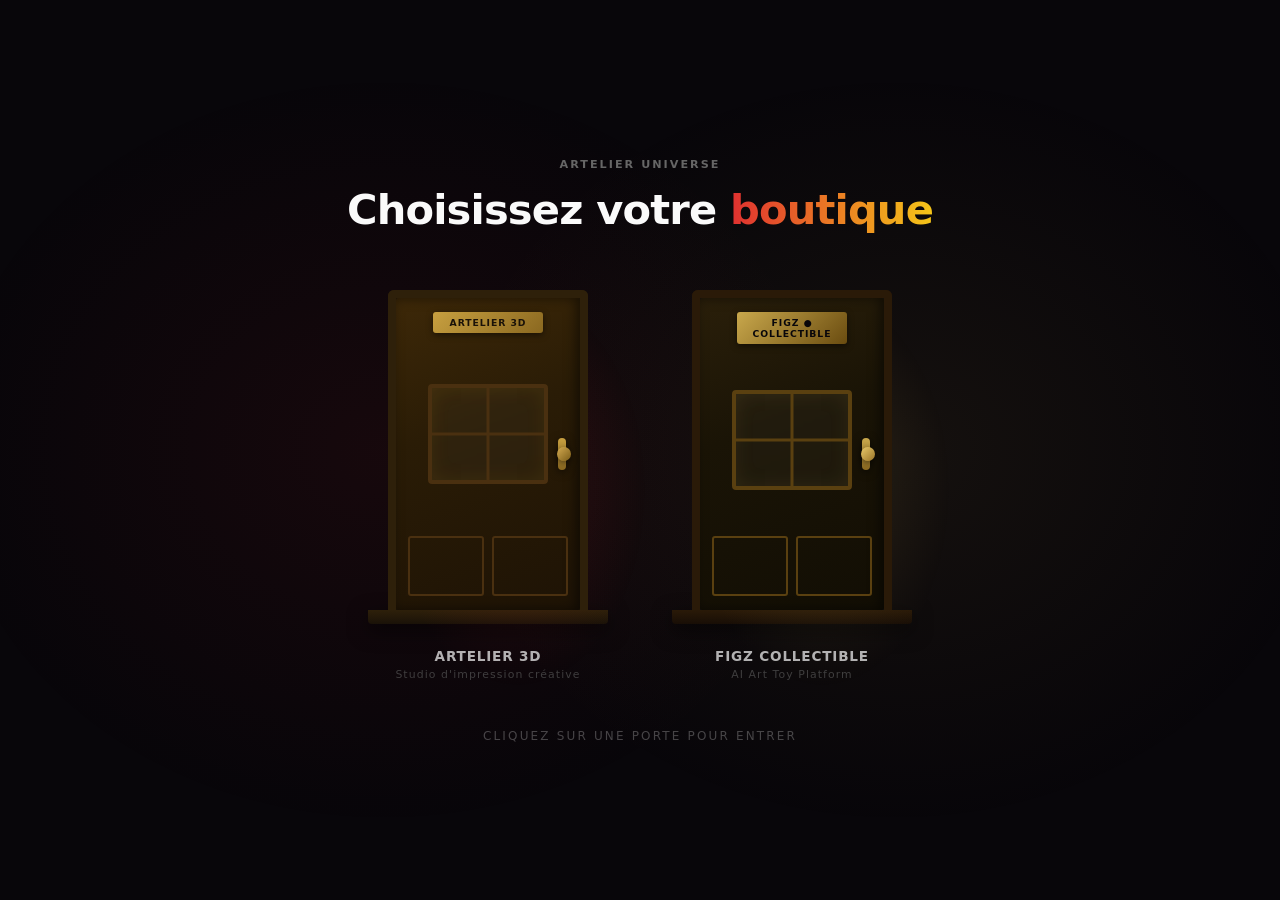
<file: index.html>
<!DOCTYPE html>
<html lang="fr">
<head>
  <meta charset="UTF-8" />
  <meta http-equiv="refresh" content="0; url=pages-accueil/index.html" />
  <title>Artelier Universe</title>
</head>
<body>
  <script>window.location.replace("pages-accueil/index.html");</script>
</body>
</html>
</file>
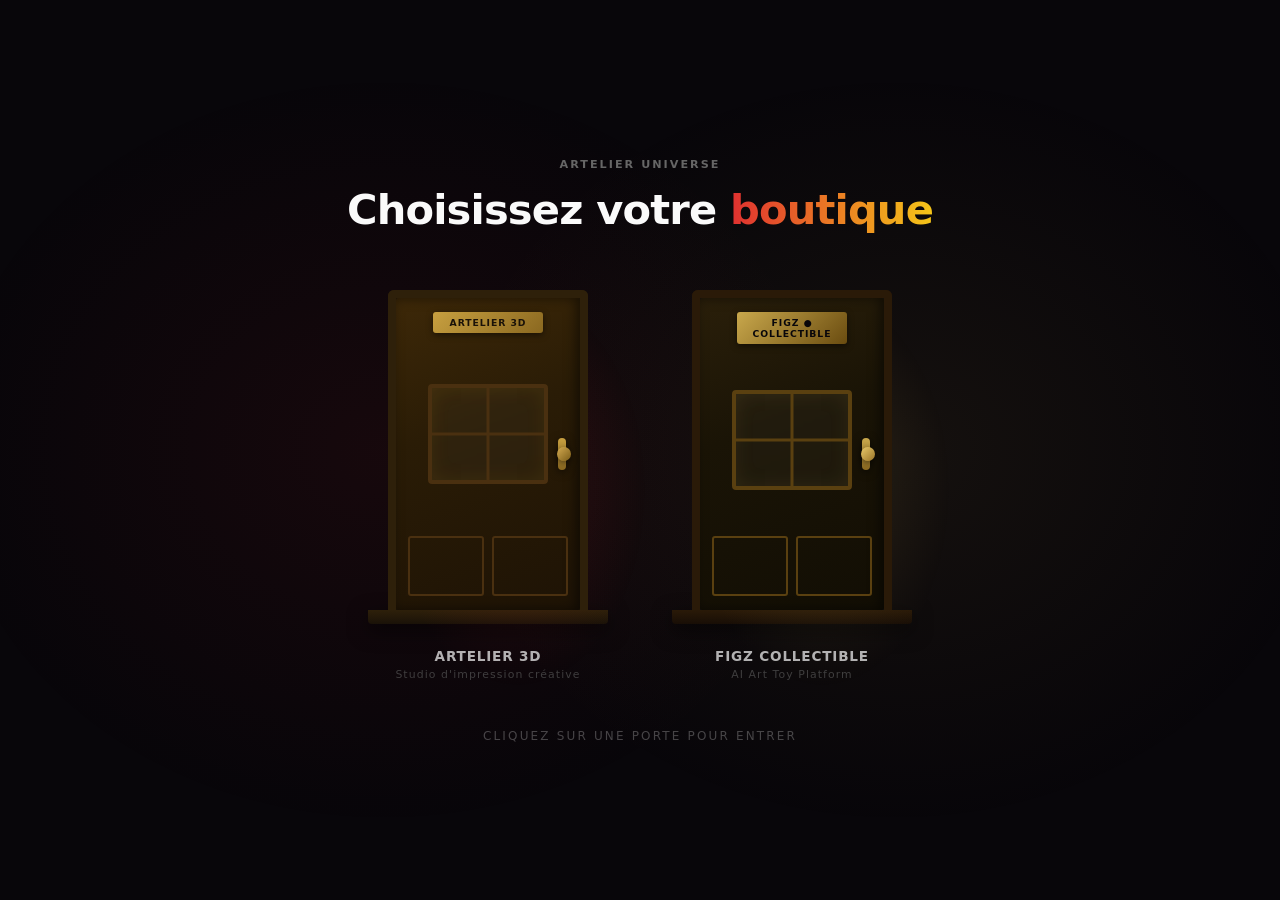
<file: pages-accueil/index.html>
<!DOCTYPE html>
<html lang="fr">
<head>
  <meta charset="UTF-8" />
  <meta name="viewport" content="width=device-width, initial-scale=1.0" />
  <title>Bienvenue — Choisissez votre boutique</title>
  <link rel="stylesheet" href="../styles/accueil.css" />
</head>
<body>

  <div class="bg-glow"></div>

  <!-- TITRE -->
  <div class="accueil-header">
    <div class="label">Artelier Universe</div>
    <h1>Choisissez votre <span>boutique</span></h1>
  </div>

  <!-- PORTES -->
  <div class="doors-scene">

    <!-- PORTE 1 : ARTELIER 3D -->
    <div class="door-card door-card-1"
         data-href="../pages-artelier/index.html"
         data-variant="artelier">
      <div class="door-scene-wrap">
        <div style="position:relative;">
          <div class="door-ambient"></div>
          <div class="door-particle" style="left:40%; bottom:20%; animation-duration:3.2s; animation-delay:0s;"></div>
          <div class="door-particle" style="left:55%; bottom:30%; animation-duration:2.8s; animation-delay:0.7s;"></div>
          <div class="door-particle" style="left:48%; bottom:15%; animation-duration:3.5s; animation-delay:1.4s;"></div>
          <div class="door-frame">
            <div class="door-panel">
              <div class="door-sign-plate">Artelier 3D</div>
              <div class="door-window"></div>
              <div class="door-panels-bottom">
                <div class="door-rect"></div>
                <div class="door-rect"></div>
              </div>
              <div class="door-handle"></div>
            </div>
          </div>
        </div>
        <div class="door-step"></div>
      </div>
      <div class="door-label">
        <div class="door-name">Artelier 3D</div>
        <div class="door-sub">Studio d'impression créative</div>
      </div>
    </div>

    <!-- PORTE 2 : FIGZ COLLECTIBLE -->
    <div class="door-card door-card-2"
         data-href="../pages-figz/index.html"
         data-variant="figz">
      <div class="door-scene-wrap">
        <div style="position:relative;">
          <div class="door-ambient"></div>
          <div class="door-particle" style="left:42%; bottom:22%; animation-duration:3.0s; animation-delay:0.3s;"></div>
          <div class="door-particle" style="left:57%; bottom:28%; animation-duration:2.6s; animation-delay:1.0s;"></div>
          <div class="door-particle" style="left:50%; bottom:18%; animation-duration:3.8s; animation-delay:1.6s;"></div>
          <div class="door-frame">
            <div class="door-panel">
              <div class="door-sign-plate">Figz ● Collectible</div>
              <div class="door-window"></div>
              <div class="door-panels-bottom">
                <div class="door-rect"></div>
                <div class="door-rect"></div>
              </div>
              <div class="door-handle"></div>
            </div>
          </div>
        </div>
        <div class="door-step"></div>
      </div>
      <div class="door-label">
        <div class="door-name">Figz Collectible</div>
        <div class="door-sub">AI Art Toy Platform</div>
      </div>
    </div>

  </div>

  <!-- HINT -->
  <div class="accueil-hint">Cliquez sur une porte pour entrer</div>

  <script src="../animations/accueil.js"></script>
</body>
</html>
</file>
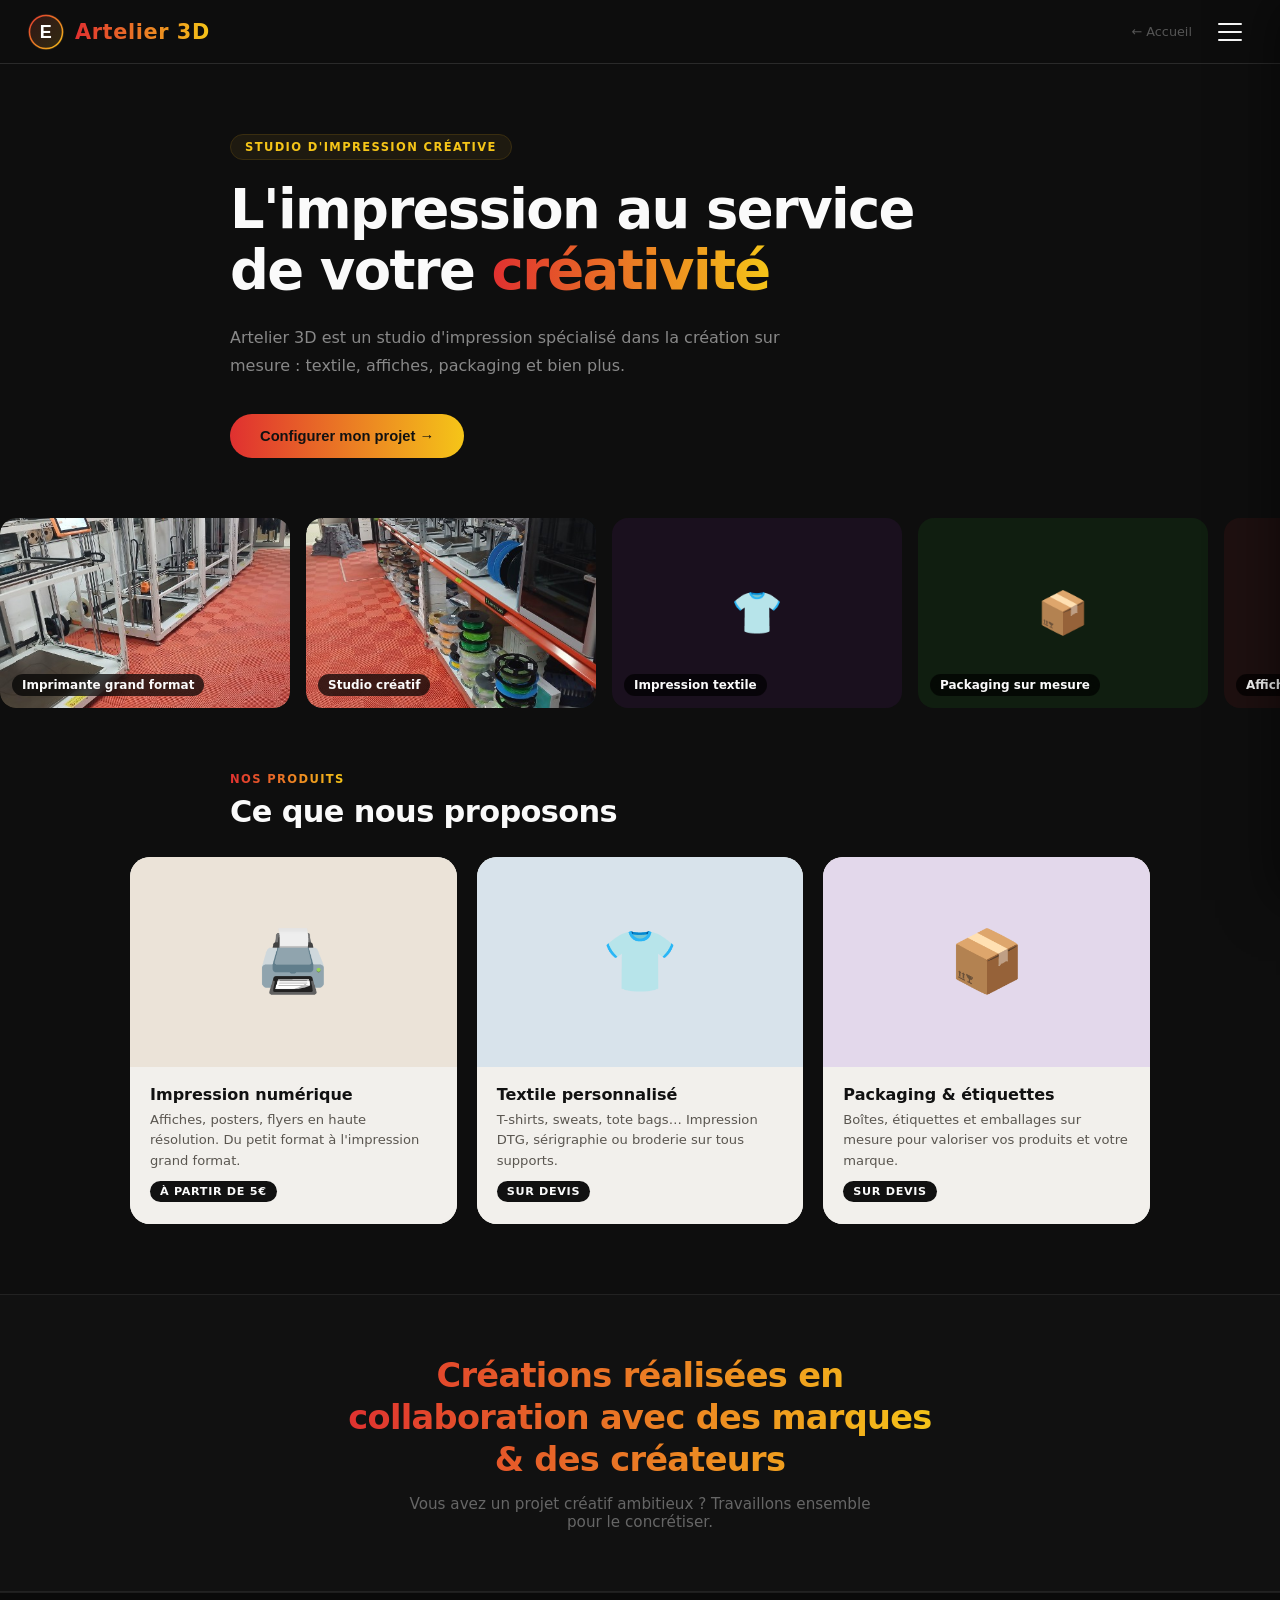
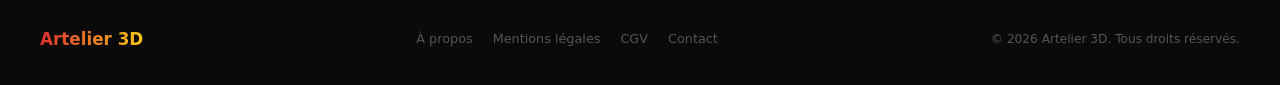
<file: pages-artelier/index.html>
<!DOCTYPE html>
<html lang="fr">
<head>
  <meta charset="UTF-8" />
  <meta name="viewport" content="width=device-width, initial-scale=1.0" />
  <title>Artelier 3D — Studio d'impression créative</title>
  <link rel="stylesheet" href="../styles/artelier.css" />
</head>
<body>

  <!-- HEADER -->
  <header>
    <div class="logo">
      <svg class="logo-svg" viewBox="0 0 36 36" fill="none" xmlns="http://www.w3.org/2000/svg">
        <circle cx="18" cy="18" r="18" fill="#111"/>
        <defs>
          <linearGradient id="lg1" x1="0" y1="0" x2="36" y2="36" gradientUnits="userSpaceOnUse">
            <stop offset="0%" stop-color="#e03030"/>
            <stop offset="100%" stop-color="#f5c518"/>
          </linearGradient>
        </defs>
        <circle cx="18" cy="18" r="18" fill="url(#lg1)" opacity="0.15"/>
        <text x="18" y="23.5" text-anchor="middle" font-family="'Segoe UI',sans-serif" font-weight="900" font-size="18" fill="white">E</text>
        <circle cx="18" cy="18" r="16.5" fill="none" stroke="url(#lg1)" stroke-width="1.5"/>
      </svg>
      <span class="logo-name">Artelier 3D</span>
    </div>
    <div style="display:flex;align-items:center;gap:16px;">
      <a href="../pages-accueil/index.html" class="back-btn">← Accueil</a>
      <button class="hamburger" id="hamburgerBtn" aria-label="Ouvrir le menu">
        <span></span><span></span><span></span>
      </button>
    </div>
  </header>

  <div class="overlay" id="overlay"></div>

  <!-- SIDE PANEL -->
  <aside class="side-panel" id="sidePanel">
    <div class="panel-header">
      <h2>Navigation</h2>
      <button class="close-btn" id="closePanel">✕</button>
    </div>
    <nav class="panel-nav">
      <div class="panel-nav-item active" data-target="sec-config"><span class="nav-icon">⚙️</span><span class="nav-label">Configurateur</span></div>
      <div class="panel-nav-item" data-target="sec-blog"><span class="nav-icon">📰</span><span class="nav-label">Brèves & Actualités</span></div>
      <div class="panel-nav-item" data-target="sec-gallery"><span class="nav-icon">🖼️</span><span class="nav-label">Nos Créations</span></div>
      <div class="panel-nav-item" data-target="sec-social"><span class="nav-icon">🔗</span><span class="nav-label">Réseaux sociaux</span></div>
      <div class="panel-nav-item" data-target="sec-contact"><span class="nav-icon">✉️</span><span class="nav-label">Contact</span></div>
    </nav>
    <div class="panel-content">
      <div class="panel-section active" id="sec-config">
        <p>Configurez votre produit en quelques clics.</p>
        <div class="config-grid">
          <div class="config-card"><div class="c-icon">👕</div><div class="c-label">Textile</div></div>
          <div class="config-card"><div class="c-icon">🖼️</div><div class="c-label">Affiche</div></div>
          <div class="config-card"><div class="c-icon">📦</div><div class="c-label">Packaging</div></div>
          <div class="config-card"><div class="c-icon">🏷️</div><div class="c-label">Étiquette</div></div>
          <div class="config-card"><div class="c-icon">📒</div><div class="c-label">Carnet</div></div>
          <div class="config-card"><div class="c-icon">🎁</div><div class="c-label">Cadeau</div></div>
        </div>
      </div>
      <div class="panel-section" id="sec-blog">
        <div class="blog-item"><div class="b-date">Mai 2026</div><div class="b-title">Nouvelle imprimante grand format</div><div class="b-excerpt">Artelier 3D s'équipe d'une imprimante UV grand format pour des créations encore plus ambitieuses.</div></div>
        <div class="blog-item"><div class="b-date">Avril 2026</div><div class="b-title">Collaboration avec Studio Lumière</div><div class="b-excerpt">Un partenariat créatif qui a donné vie à une série limitée de posters d'artistes.</div></div>
        <div class="blog-item"><div class="b-date">Mars 2026</div><div class="b-title">Ouverture du studio au public</div><div class="b-excerpt">Venez découvrir notre atelier : visites et ateliers créatifs sur rendez-vous.</div></div>
      </div>
      <div class="panel-section" id="sec-gallery">
        <p>Quelques réalisations Artelier 3D</p>
        <div class="mini-gallery">
          <div class="mini-gallery-item"><img src="../images/F4.png" alt="F4"/></div>
          <div class="mini-gallery-item"><img src="../images/Doue.png" alt="Doue"/></div>
          <div class="mini-gallery-item">📦</div>
          <div class="mini-gallery-item">🎨</div>
          <div class="mini-gallery-item">🏷️</div>
          <div class="mini-gallery-item">📒</div>
          <div class="mini-gallery-item">🖨️</div>
          <div class="mini-gallery-item">🎁</div>
          <div class="mini-gallery-item">✨</div>
        </div>
      </div>
      <div class="panel-section" id="sec-social">
        <p>Suivez-nous sur nos réseaux</p>
        <div class="social-links">
          <a href="https://www.instagram.com/artelier3d" target="_blank" class="social-link"><span class="s-icon">📸</span><span>Instagram — @artelier3d</span></a>
          <a href="https://www.instagram.com/artelierfactory" target="_blank" class="social-link"><span class="s-icon">📸</span><span>Instagram — @artelierfactory</span></a>
          <a href="https://www.tiktok.com/@artelier3d" target="_blank" class="social-link"><span class="s-icon">🎵</span><span>TikTok</span></a>
        </div>
      </div>
      <div class="panel-section" id="sec-contact">
        <div class="contact-toggle">
          <button class="toggle-btn active" id="panelPartBtn">Particulier</button>
          <button class="toggle-btn pro-btn" id="panelProBtn">Professionnel</button>
        </div>
        <div class="contact-form active" id="panelFormPart">
          <h3>Une question ?</h3>
          <div class="form-sub">Réponse rapide via notre assistant IA.</div>
          <div class="ia-note"><span class="ia-icon">🤖</span><span>Les demandes particuliers sont traitées en priorité par notre assistant IA.</span></div>
          <div class="form-group"><label>Votre prénom</label><input type="text" placeholder="Marie" /></div>
          <div class="form-group"><label>Email</label><input type="email" placeholder="marie@email.fr" /></div>
          <div class="form-group"><label>Message</label><textarea placeholder="Votre question…"></textarea></div>
          <button class="submit-btn">Envoyer ma demande</button>
        </div>
        <div class="contact-form" id="panelFormPro">
          <div class="pro-badge">⭐ Accès professionnel prioritaire</div>
          <h3>Votre projet professionnel</h3>
          <div class="form-sub">Votre demande est transmise directement à notre équipe.</div>
          <div class="form-group"><label>Entreprise</label><input type="text" placeholder="Nom de la société" /></div>
          <div class="form-group"><label>Nom & Prénom</label><input type="text" placeholder="Jean Dupont" /></div>
          <div class="form-group"><label>Email professionnel</label><input type="email" placeholder="jean@societe.com" /></div>
          <div class="form-group"><label>Téléphone</label><input type="tel" placeholder="+33 6 00 00 00 00" /></div>
          <div class="form-group"><label>Type de projet</label><select><option>Impression grand tirage</option><option>Création textile / branding</option><option>Packaging produit</option><option>Collaboration créative</option><option>Autre</option></select></div>
          <div class="form-group"><label>Description du projet</label><textarea placeholder="Décrivez votre projet…"></textarea></div>
          <button class="submit-btn pro-submit">Soumettre mon projet</button>
        </div>
      </div>
    </div>
  </aside>

  <!-- MAIN -->
  <main>
    <section class="hero fade-in">
      <div class="hero-tag">Studio d'impression créative</div>
      <h1>L'impression au service<br/>de votre <em>créativité</em></h1>
      <p class="hero-desc">Artelier 3D est un studio d'impression spécialisé dans la création sur mesure : textile, affiches, packaging et bien plus.</p>
      <button class="hero-cta" onclick="openPanel('sec-config')">Configurer mon projet →</button>
    </section>

    <section class="carousel-section">
      <div class="carousel-track">
        <div class="carousel-item"><img src="../images/Imprimantes.png" alt="Imprimante grand format"><span class="ci-label">Imprimante grand format</span></div>
        <div class="carousel-item"><img src="../images/Studio.png" alt="Studio créatif"><span class="ci-label">Studio créatif</span></div>
        <div class="carousel-item"><span class="ci-icon">👕</span><span class="ci-label">Impression textile</span></div>
        <div class="carousel-item"><span class="ci-icon">📦</span><span class="ci-label">Packaging sur mesure</span></div>
        <div class="carousel-item"><span class="ci-icon">🖼️</span><span class="ci-label">Affiches & posters</span></div>
        <div class="carousel-item"><span class="ci-icon">✂️</span><span class="ci-label">Découpe & finition</span></div>
        <div class="carousel-item"><img src="../images/Imprimantes.png" alt="Imprimante grand format"><span class="ci-label">Imprimante grand format</span></div>
        <div class="carousel-item"><img src="../images/Studio.png" alt="Studio créatif"><span class="ci-label">Studio créatif</span></div>
        <div class="carousel-item"><span class="ci-icon">👕</span><span class="ci-label">Impression textile</span></div>
        <div class="carousel-item"><span class="ci-icon">📦</span><span class="ci-label">Packaging sur mesure</span></div>
        <div class="carousel-item"><span class="ci-icon">🖼️</span><span class="ci-label">Affiches & posters</span></div>
        <div class="carousel-item"><span class="ci-icon">✂️</span><span class="ci-label">Découpe & finition</span></div>
      </div>
    </section>

    <section style="margin-bottom: 70px;">
      <div class="section-title-wrap fade-in">
        <div class="section-label">Nos produits</div>
        <h2 class="section-title">Ce que nous proposons</h2>
      </div>
      <div class="products-grid">
        <div class="product-card fade-in"><div class="product-card-img">🖨️</div><div class="product-card-body"><h3>Impression numérique</h3><p>Affiches, posters, flyers en haute résolution. Du petit format à l'impression grand format.</p><span class="product-card-tag">À partir de 5€</span></div></div>
        <div class="product-card fade-in"><div class="product-card-img">👕</div><div class="product-card-body"><h3>Textile personnalisé</h3><p>T-shirts, sweats, tote bags… Impression DTG, sérigraphie ou broderie sur tous supports.</p><span class="product-card-tag">Sur devis</span></div></div>
        <div class="product-card fade-in"><div class="product-card-img">📦</div><div class="product-card-body"><h3>Packaging & étiquettes</h3><p>Boîtes, étiquettes et emballages sur mesure pour valoriser vos produits et votre marque.</p><span class="product-card-tag">Sur devis</span></div></div>
      </div>
    </section>

    <div class="collab-banner fade-in">
      <h2>Créations réalisées en collaboration avec des marques &amp; des créateurs</h2>
      <p>Vous avez un projet créatif ambitieux ? Travaillons ensemble pour le concrétiser.</p>
    </div>
  </main>

  <footer>
    <div class="footer-logo">Artelier 3D</div>
    <div class="footer-links">
      <a href="#">À propos</a>
      <a href="#">Mentions légales</a>
      <a href="#">CGV</a>
      <a href="#" onclick="openPanel('sec-contact');return false;">Contact</a>
    </div>
    <div class="footer-copy">© 2026 Artelier 3D. Tous droits réservés.</div>
  </footer>

  <script src="../animations/artelier.js"></script>
</body>
</html>
</file>
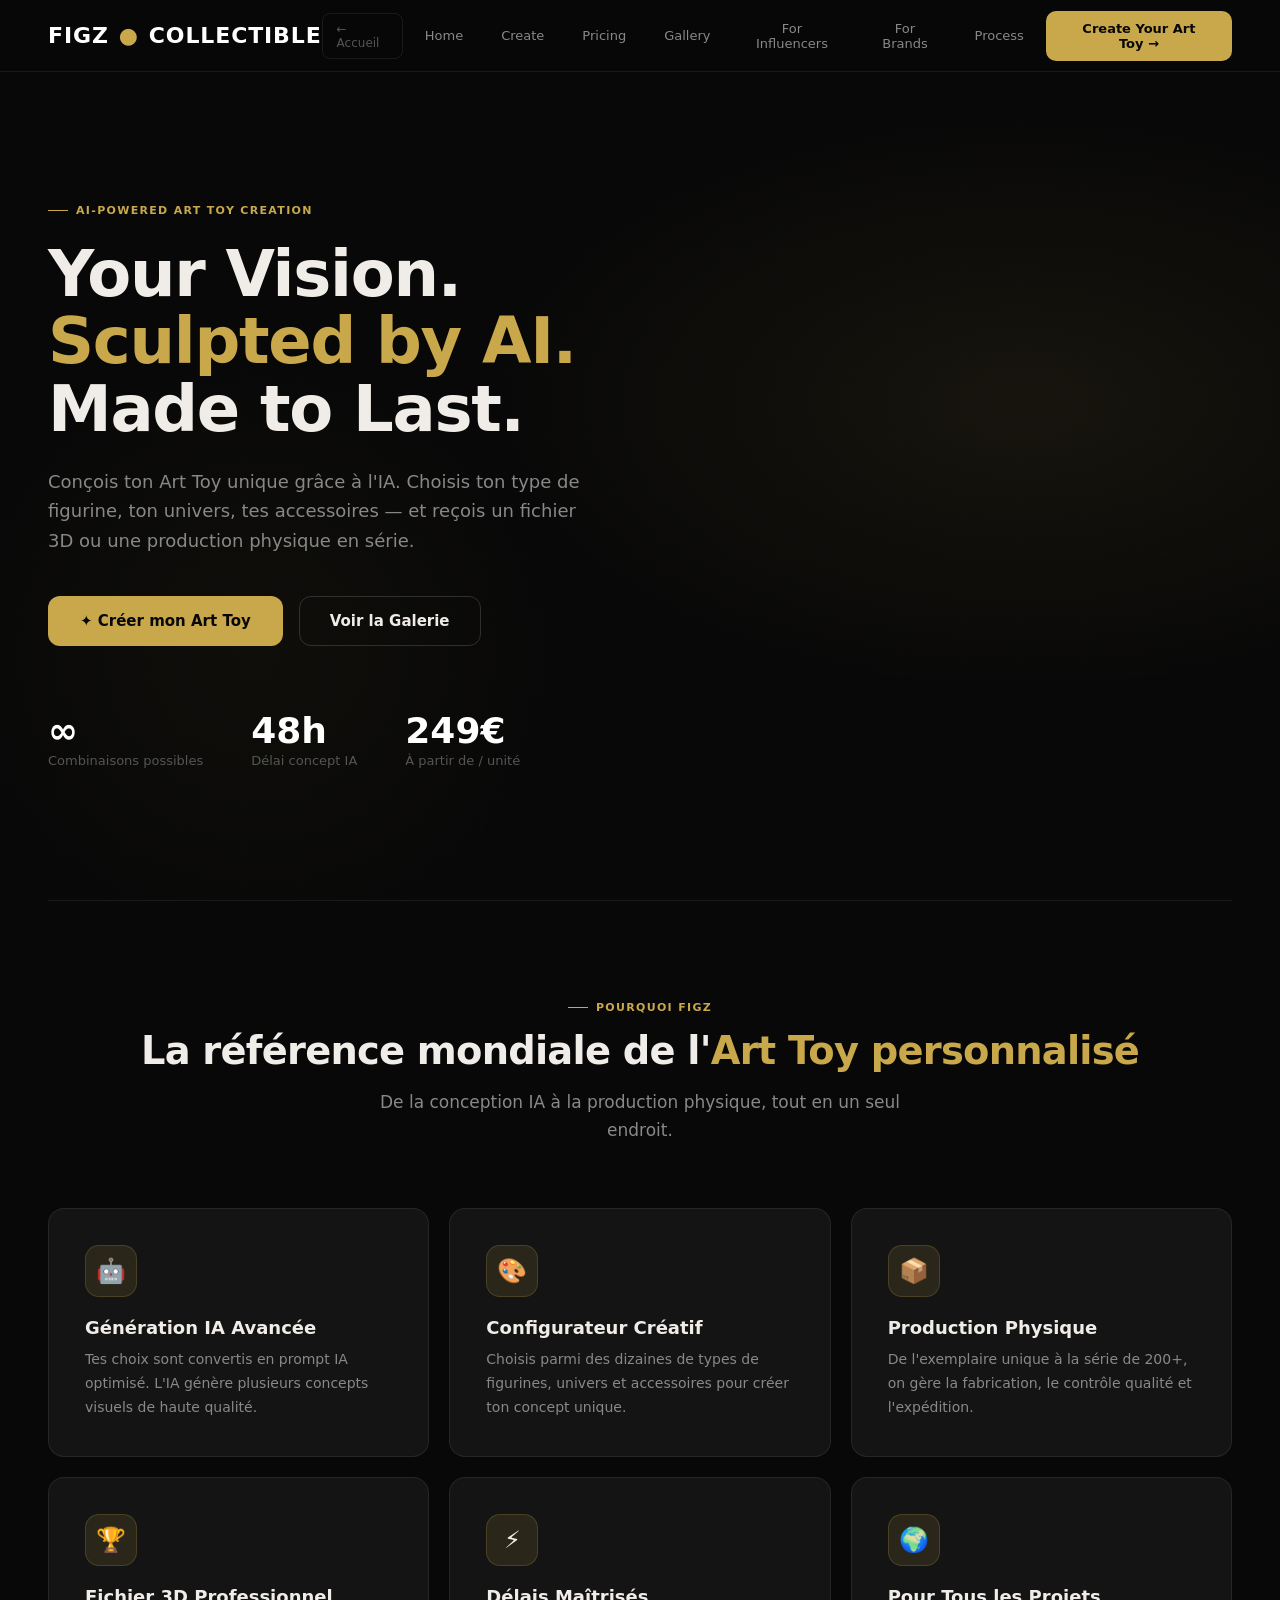
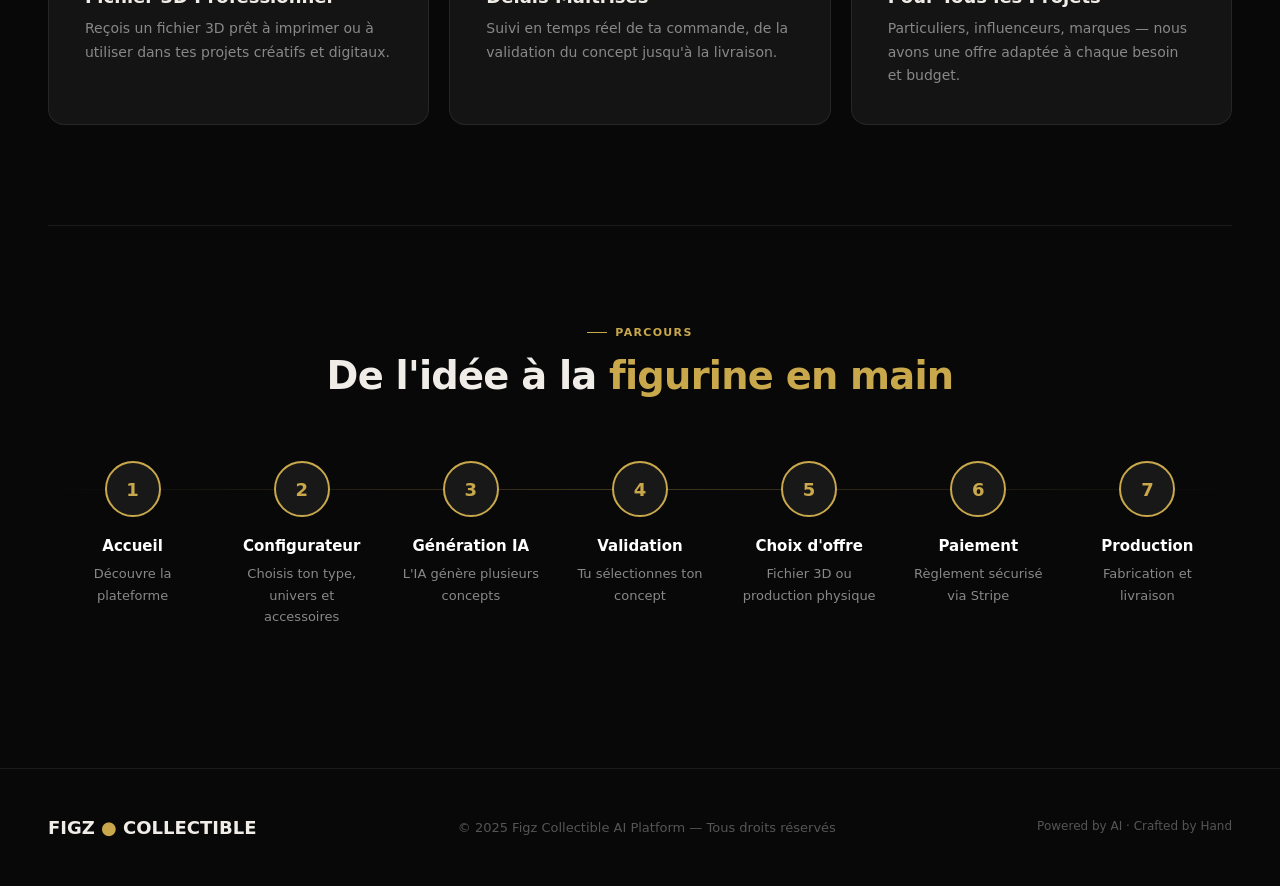
<file: pages-figz/index.html>
<!DOCTYPE html>
<html lang="fr">
<head>
  <meta charset="UTF-8" />
  <meta name="viewport" content="width=device-width, initial-scale=1.0" />
  <title>Figz Collectible — AI Art Toy Platform</title>
  <link rel="stylesheet" href="../styles/figz.css" />
</head>
<body>

<!-- NAVIGATION -->
<nav>
  <div class="nav-logo" onclick="showPage('home')">FIGZ <span>●</span> COLLECTIBLE</div>
  <div class="nav-links">
    <a href="../pages-accueil/index.html" class="back-home">← Accueil</a>
    <button onclick="showPage('home')" id="nav-home">Home</button>
    <button onclick="showPage('create')" id="nav-create">Create</button>
    <button onclick="showPage('pricing')" id="nav-pricing">Pricing</button>
    <button onclick="showPage('gallery')" id="nav-gallery">Gallery</button>
    <button onclick="showPage('influencers')" id="nav-influencers">For Influencers</button>
    <button onclick="showPage('brands')" id="nav-brands">For Brands</button>
    <button onclick="showPage('process')" id="nav-process">Process</button>
    <button class="nav-cta" onclick="showPage('create')">Create Your Art Toy →</button>
  </div>
</nav>

<!-- PAGE: HOME -->
<div class="page active" id="page-home">
  <div class="hero">
    <div class="hero-bg"></div>
    <div class="hero-grid"></div>
    <div class="hero-content">
      <div class="label">AI-Powered Art Toy Creation</div>
      <h1>Your Vision.<br><span class="gold-text">Sculpted by AI.</span><br>Made to Last.</h1>
      <p>Conçois ton Art Toy unique grâce à l'IA. Choisis ton type de figurine, ton univers, tes accessoires — et reçois un fichier 3D ou une production physique en série.</p>
      <div class="hero-btns">
        <button class="btn-primary" onclick="showPage('create')">✦ Créer mon Art Toy</button>
        <button class="btn-outline" onclick="showPage('gallery')">Voir la Galerie</button>
      </div>
      <div class="hero-stats">
        <div><div class="hero-stat-value">∞</div><div class="hero-stat-label">Combinaisons possibles</div></div>
        <div><div class="hero-stat-value">48h</div><div class="hero-stat-label">Délai concept IA</div></div>
        <div><div class="hero-stat-value">249€</div><div class="hero-stat-label">À partir de / unité</div></div>
      </div>
    </div>
  </div>
  <div class="divider"></div>
  <section>
    <div class="section-header">
      <div class="label">Pourquoi Figz</div>
      <h2>La référence mondiale de l'<span class="gold-text">Art Toy personnalisé</span></h2>
      <p>De la conception IA à la production physique, tout en un seul endroit.</p>
    </div>
    <div class="features-grid">
      <div class="feature-card"><div class="feature-icon">🤖</div><h3>Génération IA Avancée</h3><p>Tes choix sont convertis en prompt IA optimisé. L'IA génère plusieurs concepts visuels de haute qualité.</p></div>
      <div class="feature-card"><div class="feature-icon">🎨</div><h3>Configurateur Créatif</h3><p>Choisis parmi des dizaines de types de figurines, univers et accessoires pour créer ton concept unique.</p></div>
      <div class="feature-card"><div class="feature-icon">📦</div><h3>Production Physique</h3><p>De l'exemplaire unique à la série de 200+, on gère la fabrication, le contrôle qualité et l'expédition.</p></div>
      <div class="feature-card"><div class="feature-icon">🏆</div><h3>Fichier 3D Professionnel</h3><p>Reçois un fichier 3D prêt à imprimer ou à utiliser dans tes projets créatifs et digitaux.</p></div>
      <div class="feature-card"><div class="feature-icon">⚡</div><h3>Délais Maîtrisés</h3><p>Suivi en temps réel de ta commande, de la validation du concept jusqu'à la livraison.</p></div>
      <div class="feature-card"><div class="feature-icon">🌍</div><h3>Pour Tous les Projets</h3><p>Particuliers, influenceurs, marques — nous avons une offre adaptée à chaque besoin et budget.</p></div>
    </div>
  </section>
  <div class="divider"></div>
  <section>
    <div class="section-header">
      <div class="label">Parcours</div>
      <h2>De l'idée à la <span class="gold-text">figurine en main</span></h2>
    </div>
    <div class="journey-steps">
      <div class="journey-step"><div class="step-num">1</div><h3>Accueil</h3><p>Découvre la plateforme</p></div>
      <div class="journey-step"><div class="step-num">2</div><h3>Configurateur</h3><p>Choisis ton type, univers et accessoires</p></div>
      <div class="journey-step"><div class="step-num">3</div><h3>Génération IA</h3><p>L'IA génère plusieurs concepts</p></div>
      <div class="journey-step"><div class="step-num">4</div><h3>Validation</h3><p>Tu sélectionnes ton concept</p></div>
      <div class="journey-step"><div class="step-num">5</div><h3>Choix d'offre</h3><p>Fichier 3D ou production physique</p></div>
      <div class="journey-step"><div class="step-num">6</div><h3>Paiement</h3><p>Règlement sécurisé via Stripe</p></div>
      <div class="journey-step"><div class="step-num">7</div><h3>Production</h3><p>Fabrication et livraison</p></div>
    </div>
  </section>
  <footer><div class="footer-logo">FIGZ <span>●</span> COLLECTIBLE</div><p>© 2025 Figz Collectible AI Platform — Tous droits réservés</p><p style="color: var(--text3); font-size: 12px;">Powered by AI · Crafted by Hand</p></footer>
</div>

<!-- PAGE: CREATE -->
<div class="page" id="page-create">
  <div class="config-layout">
    <div>
      <div style="margin-bottom: 28px;">
        <div class="label" style="margin-bottom: 12px;">Configurateur</div>
        <h2>Crée ton <span class="gold-text">Art Toy</span></h2>
        <p style="margin-top: 8px; font-size: 14px;">Configure chaque paramètre et génère ton concept unique par IA.</p>
      </div>
      <div class="config-panel">
        <div class="config-step">
          <div class="step-header"><div class="step-badge">1</div><div><div class="step-title">Type de figurine</div><div class="step-sub">Choisis la base de ton Art Toy</div></div></div>
          <div class="chips-grid" id="chips-type">
            <div class="chip" data-group="type" onclick="selectChip(this)">👤 Human</div>
            <div class="chip" data-group="type" onclick="selectChip(this)">🐾 Animal</div>
            <div class="chip" data-group="type" onclick="selectChip(this)">😸 Mascot</div>
            <div class="chip" data-group="type" onclick="selectChip(this)">🤖 Robot</div>
            <div class="chip" data-group="type" onclick="selectChip(this)">👹 Monster</div>
            <div class="chip" data-group="type" onclick="selectChip(this)">🏎️ Racing</div>
            <div class="chip" data-group="type" onclick="selectChip(this)">💎 Luxury</div>
            <div class="chip" data-group="type" onclick="selectChip(this)">📱 Influencer</div>
            <div class="chip" data-group="type" onclick="selectChip(this)">🧙 Fantasy</div>
            <div class="chip" data-group="type" onclick="selectChip(this)">🦸 Superhero</div>
          </div>
        </div>
        <div class="config-step">
          <div class="step-header"><div class="step-badge">2</div><div><div class="step-title">Univers</div><div class="step-sub">L'ambiance et l'esthétique</div></div></div>
          <div class="chips-grid" id="chips-universe">
            <div class="chip" data-group="universe" onclick="selectChip(this)">✨ Luxury</div>
            <div class="chip" data-group="universe" onclick="selectChip(this)">👟 Streetwear</div>
            <div class="chip" data-group="universe" onclick="selectChip(this)">🏁 Motorsport</div>
            <div class="chip" data-group="universe" onclick="selectChip(this)">🌆 Cyberpunk</div>
            <div class="chip" data-group="universe" onclick="selectChip(this)">🏙️ Dubai Luxury</div>
            <div class="chip" data-group="universe" onclick="selectChip(this)">🎮 Gaming</div>
            <div class="chip" data-group="universe" onclick="selectChip(this)">👗 Fashion</div>
            <div class="chip" data-group="universe" onclick="selectChip(this)">🎭 Anime</div>
            <div class="chip" data-group="universe" onclick="selectChip(this)">🌌 Sci-Fi</div>
            <div class="chip" data-group="universe" onclick="selectChip(this)">🏆 Sports</div>
          </div>
        </div>
        <div class="config-step">
          <div class="step-header"><div class="step-badge">3</div><div><div class="step-title">Accessoires</div><div class="step-sub">Sélectionne plusieurs accessoires</div></div></div>
          <div class="chips-grid" id="chips-accessories">
            <div class="chip multi" data-group="accessories" onclick="toggleChip(this)">⛑️ Casque</div>
            <div class="chip multi" data-group="accessories" onclick="toggleChip(this)">🕶️ Lunettes</div>
            <div class="chip multi" data-group="accessories" onclick="toggleChip(this)">👟 Sneakers</div>
            <div class="chip multi" data-group="accessories" onclick="toggleChip(this)">⌚ Montre</div>
            <div class="chip multi" data-group="accessories" onclick="toggleChip(this)">🏆 Trophée</div>
            <div class="chip multi" data-group="accessories" onclick="toggleChip(this)">🪽 Ailes</div>
            <div class="chip multi" data-group="accessories" onclick="toggleChip(this)">👑 Couronne</div>
            <div class="chip multi" data-group="accessories" onclick="toggleChip(this)">🎒 Sac</div>
            <div class="chip multi" data-group="accessories" onclick="toggleChip(this)">💎 Bijoux</div>
            <div class="chip multi" data-group="accessories" onclick="toggleChip(this)">🔫 Arme</div>
            <div class="chip multi" data-group="accessories" onclick="toggleChip(this)">🎸 Instrument</div>
            <div class="chip multi" data-group="accessories" onclick="toggleChip(this)">🛹 Skateboard</div>
          </div>
        </div>
        <div class="config-step">
          <div class="step-header"><div class="step-badge">4</div><div><div class="step-title">Description libre</div><div class="step-sub">Décris ton idée en quelques mots</div></div></div>
          <textarea class="config-textarea" id="config-desc" placeholder="Ex: Un robot doré avec des chaussures Nike, dans un univers futuriste inspiré de Dubai..." oninput="updatePrompt()"></textarea>
        </div>
      </div>
    </div>
    <div class="preview-panel">
      <div class="label" style="margin-bottom: 16px;">Aperçu temps réel</div>
      <div class="preview-visual">
        <div class="preview-placeholder" id="preview-placeholder"><div class="preview-icon">🎨</div><p>Configure ton Art Toy<br>pour voir l'aperçu</p></div>
        <div id="preview-art" style="display:none; font-size: 100px; z-index:1; position:relative;">🤖</div>
      </div>
      <div class="preview-tags" id="preview-tags"></div>
      <div><div class="prompt-label">Prompt IA généré</div><div class="preview-prompt" id="preview-prompt">Tes sélections apparaîtront ici sous forme de prompt IA...</div></div>
      <button class="generate-btn" id="gen-btn" onclick="generateConcept()" disabled>✦ Générer mes concepts IA</button>
      <div id="gen-result" style="display:none; margin-top: 20px;">
        <div class="label" style="margin-bottom: 12px; justify-content: center;">Concepts générés</div>
        <div style="display: grid; grid-template-columns: 1fr 1fr; gap: 10px; margin-bottom: 16px;" id="concepts-grid"></div>
        <button class="btn-primary" style="width:100%; justify-content:center;" onclick="showPage('pricing')">Commander ce concept →</button>
      </div>
    </div>
  </div>
  <footer><div class="footer-logo">FIGZ <span>●</span> COLLECTIBLE</div><p>© 2025 Figz Collectible AI Platform</p><p style="color: var(--text3); font-size: 12px;">Powered by AI · Crafted by Hand</p></footer>
</div>

<!-- PAGE: PRICING -->
<div class="page" id="page-pricing">
  <section>
    <div class="section-header"><div class="label">Tarifs</div><h2>Choisis ton <span class="gold-text">offre</span></h2><p>Du fichier 3D à la série limitée, une solution pour chaque projet.</p></div>
    <div class="pricing-grid">
      <div class="pricing-card"><div class="pricing-icon">📁</div><div class="pricing-name">Fichier 3D</div><div class="pricing-qty">Digital uniquement</div><div class="pricing-price"><sup>€</sup>TBD</div><div class="pricing-unit">prix à définir</div><div class="pricing-features"><div class="pricing-feature">Fichier STL/OBJ haute résolution</div><div class="pricing-feature">Prêt pour impression 3D</div><div class="pricing-feature">Licence usage personnel</div><div class="pricing-feature">Livraison digitale immédiate</div></div><button class="pricing-cta" onclick="showPage('create')">Commencer</button></div>
      <div class="pricing-card"><div class="pricing-icon">🏅</div><div class="pricing-name">Exemplaire Unique</div><div class="pricing-qty">1 figurine physique</div><div class="pricing-price"><sup>€</sup>249</div><div class="pricing-unit">par exemplaire</div><div class="pricing-features"><div class="pricing-feature">Figurine produite à l'unité</div><div class="pricing-feature">Peinture & finitions premium</div><div class="pricing-feature">Certificat d'authenticité</div><div class="pricing-feature">Boîte de présentation</div></div><button class="pricing-cta" onclick="showPage('create')">Commencer</button></div>
      <div class="pricing-card"><div class="pricing-icon">📦</div><div class="pricing-name">Série 49</div><div class="pricing-qty">49 exemplaires</div><div class="pricing-price"><sup>€</sup>149</div><div class="pricing-unit">par unité · total ~7 300 €</div><div class="pricing-features"><div class="pricing-feature">Série limitée numérotée</div><div class="pricing-feature">Finitions qualité collector</div><div class="pricing-feature">Packaging personnalisé</div><div class="pricing-feature">Délai : 3-4 semaines</div></div><button class="pricing-cta" onclick="showPage('create')">Commencer</button></div>
      <div class="pricing-card featured"><div class="pricing-badge">⭐ Populaire</div><div class="pricing-icon">🎯</div><div class="pricing-name">Série 99</div><div class="pricing-qty">99 exemplaires</div><div class="pricing-price"><sup>€</sup>129</div><div class="pricing-unit">par unité · total ~12 800 €</div><div class="pricing-features"><div class="pricing-feature">Série limitée numérotée</div><div class="pricing-feature">Finitions qualité collector</div><div class="pricing-feature">Packaging personnalisé premium</div><div class="pricing-feature">Suivi prioritaire</div><div class="pricing-feature">Délai : 4-5 semaines</div></div><button class="pricing-cta" onclick="showPage('create')">Commencer</button></div>
      <div class="pricing-card"><div class="pricing-icon">🚀</div><div class="pricing-name">Série 199+</div><div class="pricing-qty">199 exemplaires et +</div><div class="pricing-price"><sup>€</sup>99</div><div class="pricing-unit">par unité · à partir de</div><div class="pricing-features"><div class="pricing-feature">Volume sur mesure</div><div class="pricing-feature">Meilleur tarif unitaire</div><div class="pricing-feature">Account manager dédié</div><div class="pricing-feature">Idéal pour les marques</div><div class="pricing-feature">Délai : 6-8 semaines</div></div><button class="pricing-cta" onclick="showPage('brands')">Nous contacter</button></div>
    </div>
    <div class="pricing-savings"><div><p class="white-text" style="font-size:16px; font-weight:700; margin-bottom:4px;">Économies sur les grandes séries</p><p>En passant de 1 à 199+ exemplaires, économisez jusqu'à <strong style="color:var(--gold)">60%</strong> par unité.</p></div><button class="btn-primary" onclick="showPage('create')">✦ Créer mon Art Toy</button></div>
  </section>
  <footer><div class="footer-logo">FIGZ <span>●</span> COLLECTIBLE</div><p>© 2025 Figz Collectible AI Platform</p><p style="color: var(--text3); font-size: 12px;">Powered by AI · Crafted by Hand</p></footer>
</div>

<!-- PAGE: GALLERY -->
<div class="page" id="page-gallery">
  <section>
    <div class="section-header"><div class="label">Galerie</div><h2>Nos <span class="gold-text">créations</span></h2><p>Explore les Art Toys générés par notre communauté.</p></div>
    <div class="gallery-filters" id="gallery-filters">
      <div class="filter-chip active" onclick="filterGallery(this, 'all')">Tout voir</div>
      <div class="filter-chip" onclick="filterGallery(this, 'luxury')">Luxury</div>
      <div class="filter-chip" onclick="filterGallery(this, 'streetwear')">Streetwear</div>
      <div class="filter-chip" onclick="filterGallery(this, 'cyberpunk')">Cyberpunk</div>
      <div class="filter-chip" onclick="filterGallery(this, 'gaming')">Gaming</div>
      <div class="filter-chip" onclick="filterGallery(this, 'motorsport')">Motorsport</div>
      <div class="filter-chip" onclick="filterGallery(this, 'fashion')">Fashion</div>
    </div>
    <div class="gallery-grid" id="gallery-grid"></div>
  </section>
  <footer><div class="footer-logo">FIGZ <span>●</span> COLLECTIBLE</div><p>© 2025 Figz Collectible AI Platform</p><p style="color: var(--text3); font-size: 12px;">Powered by AI · Crafted by Hand</p></footer>
</div>

<!-- PAGE: INFLUENCERS -->
<div class="page" id="page-influencers">
  <div class="audience-hero">
    <div>
      <div class="label">For Influencers</div>
      <h1>Ton <span class="gold-text">avatar physique</span> pour ta communauté</h1>
      <p>Transforme ton image en Art Toy collector. Vends-le à ta communauté, offre-le en cadeau, crée un objet de merch premium qui te représente.</p>
      <div style="display:flex; gap:16px; flex-wrap:wrap;"><button class="btn-primary" onclick="showPage('create')">✦ Créer mon Art Toy</button><button class="btn-outline" onclick="showPage('pricing')">Voir les tarifs</button></div>
    </div>
    <div class="audience-visual">📱</div>
  </div>
  <section>
    <div class="section-header"><div class="label">Cas d'usage</div><h2>Pourquoi les influenceurs <span class="gold-text">nous choisissent</span></h2></div>
    <div class="usecase-grid">
      <div class="usecase-card"><div class="usecase-emoji">🎁</div><h3>Cadeau Communauté</h3><p>Offre ta figurine en récompense à tes abonnés les plus fidèles.</p></div>
      <div class="usecase-card"><div class="usecase-emoji">🛍️</div><h3>Merch Premium</h3><p>Lance ta collection limitée de figurines à ton effigie.</p></div>
      <div class="usecase-card"><div class="usecase-emoji">🤝</div><h3>Collab Marques</h3><p>Propose des collaborations exclusives avec des marques via ta figurine personnalisée.</p></div>
      <div class="usecase-card"><div class="usecase-emoji">🏆</div><h3>Trophée VIP</h3><p>Récompense tes meilleurs clients avec un Art Toy exclusif à ton image.</p></div>
      <div class="usecase-card"><div class="usecase-emoji">📸</div><h3>Contenu Unique</h3><p>Ta figurine génère du contenu original pour tes réseaux.</p></div>
      <div class="usecase-card"><div class="usecase-emoji">🌟</div><h3>Édition Limitée</h3><p>Crée la rareté et l'exclusivité avec une série numérotée.</p></div>
    </div>
  </section>
  <section>
    <div class="testimonial-strip">
      <div class="testimonial"><blockquote>"J'ai lancé ma série de 49 figurines et elles se sont toutes vendues en 2 heures."</blockquote><cite>@MaxInfluence</cite><div class="cite-role">1.2M abonnés · TikTok</div></div>
      <div class="testimonial"><blockquote>"Le processus est incroyablement simple. L'IA a créé quelque chose qui me ressemble vraiment."</blockquote><cite>@StyleByAna</cite><div class="cite-role">850K abonnés · Instagram</div></div>
      <div class="testimonial"><blockquote>"Ma figurine Cyberpunk est devenue l'objet de merch le plus vendu de toute ma boutique."</blockquote><cite>@GamingBoss_FR</cite><div class="cite-role">2.1M abonnés · YouTube</div></div>
    </div>
  </section>
  <footer><div class="footer-logo">FIGZ <span>●</span> COLLECTIBLE</div><p>© 2025 Figz Collectible AI Platform</p><p style="color: var(--text3); font-size: 12px;">Powered by AI · Crafted by Hand</p></footer>
</div>

<!-- PAGE: BRANDS -->
<div class="page" id="page-brands">
  <div class="audience-hero">
    <div>
      <div class="label">For Brands</div>
      <h1>L'Art Toy,<br><span class="gold-text">nouveau levier</span><br>de ta marque</h1>
      <p>Crée un objet collector à l'effigie de ta marque. Cadeaux clients, PLV premium, objets promotionnels — nous gérons tout.</p>
      <div style="display:flex; gap:16px; flex-wrap:wrap;"><button class="btn-primary" onclick="showPage('create')">✦ Créer mon Art Toy</button><button class="btn-outline" onclick="showPage('process')">Voir le process</button></div>
    </div>
    <div class="audience-visual">🏢</div>
  </div>
  <section>
    <div class="section-header"><div class="label">Solutions marques</div><h2>Des figurines pour <span class="gold-text">chaque objectif</span></h2></div>
    <div class="usecase-grid">
      <div class="usecase-card"><div class="usecase-emoji">🎀</div><h3>Cadeaux Clients VIP</h3><p>Surprends tes clients les plus importants avec un Art Toy collector.</p></div>
      <div class="usecase-card"><div class="usecase-emoji">🎪</div><h3>Événements & Salons</h3><p>Distribue tes figurines en édition limitée lors de tes événements.</p></div>
      <div class="usecase-card"><div class="usecase-emoji">🏅</div><h3>Programme de Fidélité</h3><p>Intègre les Art Toys dans ton programme de récompenses.</p></div>
      <div class="usecase-card"><div class="usecase-emoji">📣</div><h3>Campagne Marketing</h3><p>Lance une campagne virale autour d'une figurine collector.</p></div>
      <div class="usecase-card"><div class="usecase-emoji">🤝</div><h3>Collab Artistes</h3><p>Associe ta marque à un artiste en co-créant une figurine exclusive.</p></div>
      <div class="usecase-card"><div class="usecase-emoji">🌐</div><h3>NFT & Digital</h3><p>Combine ta figurine physique avec une version digitale.</p></div>
    </div>
  </section>
  <footer><div class="footer-logo">FIGZ <span>●</span> COLLECTIBLE</div><p>© 2025 Figz Collectible AI Platform</p><p style="color: var(--text3); font-size: 12px;">Powered by AI · Crafted by Hand</p></footer>
</div>

<!-- PAGE: PROCESS -->
<div class="page" id="page-process">
  <section>
    <div class="section-header"><div class="label">Production Process</div><h2>De l'idée à la <span class="gold-text">figurine</span></h2><p>Un processus rigoureux en 7 étapes, du concept IA à la livraison.</p></div>
    <div style="display: grid; grid-template-columns: 1fr 1fr; gap: 60px; align-items: start;">
      <div class="process-timeline">
        <div class="process-step"><div class="process-num">1</div><div class="process-content"><div class="process-meta"><h3>Configuration</h3><span class="process-duration">5 min</span></div><p>Tu remplis le configurateur : type de figurine, univers, accessoires et description libre.</p></div></div>
        <div class="process-step"><div class="process-num">2</div><div class="process-content"><div class="process-meta"><h3>Génération IA</h3><span class="process-duration">2-5 min</span></div><p>L'IA génère plusieurs concepts visuels haute résolution pour ton Art Toy.</p></div></div>
        <div class="process-step"><div class="process-num">3</div><div class="process-content"><div class="process-meta"><h3>Validation Humaine</h3><span class="process-duration">24-48h</span></div><p>Notre équipe valide et affine le concept choisi avant la mise en production.</p></div></div>
        <div class="process-step"><div class="process-num">4</div><div class="process-content"><div class="process-meta"><h3>Modélisation 3D</h3><span class="process-duration">3-5 jours</span></div><p>Nos modélisateurs 3D traduisent le concept en modèle physique détaillé.</p></div></div>
        <div class="process-step"><div class="process-num">5</div><div class="process-content"><div class="process-meta"><h3>Impression & Production</h3><span class="process-duration">1-4 semaines</span></div><p>Impression 3D haute résolution, moulage, peinture et finitions.</p></div></div>
        <div class="process-step"><div class="process-num">6</div><div class="process-content"><div class="process-meta"><h3>Contrôle Qualité</h3><span class="process-duration">1-2 jours</span></div><p>Chaque figurine est inspectée individuellement. Zéro défaut toléré.</p></div></div>
        <div class="process-step"><div class="process-num">7</div><div class="process-content"><div class="process-meta"><h3>Expédition</h3><span class="process-duration">2-5 jours</span></div><p>Emballage premium et expédition sécurisée avec suivi en temps réel.</p></div></div>
      </div>
      <div>
        <div style="background: var(--card); border: 1px solid var(--border); border-radius: var(--radius); padding: 32px; margin-bottom: 24px;">
          <div class="label" style="margin-bottom: 16px;">Statuts de commande</div>
          <div class="status-chips">
            <span class="status-chip s1">📋 New Order</span>
            <span class="status-chip s2">⏳ Waiting Validation</span>
            <span class="status-chip s3">🎨 3D Modeling</span>
            <span class="status-chip s4">🖨️ Printing</span>
            <span class="status-chip s5">🔍 QC</span>
            <span class="status-chip s6">📦 Shipped</span>
            <span class="status-chip s7">✅ Completed</span>
          </div>
        </div>
        <div style="background: var(--card); border: 1px solid var(--border); border-radius: var(--radius); padding: 32px;">
          <div class="label" style="margin-bottom: 16px;">Phase 2 — Roadmap</div>
          <h3 style="margin-bottom: 12px;">Image → Modèle 3D</h3>
          <p style="font-size: 14px; line-height: 1.7;">Prochainement : conversion semi-automatique d'une image en modèle 3D.</p>
          <div style="margin-top: 16px; padding: 12px 16px; background: var(--gold-dim); border: 1px solid rgba(201,168,76,0.2); border-radius: 8px;"><span style="font-size: 12px; color: var(--gold); font-weight: 700;">🚀 Coming Soon — Phase 2</span></div>
        </div>
      </div>
    </div>
  </section>
  <footer><div class="footer-logo">FIGZ <span>●</span> COLLECTIBLE</div><p>© 2025 Figz Collectible AI Platform</p><p style="color: var(--text3); font-size: 12px;">Powered by AI · Crafted by Hand</p></footer>
</div>

<script src="../animations/figz.js"></script>
</body>
</html>
</file>
<file: styles/accueil.css>
/* ══════════════════════════════════════
   accueil.css — Page d'accueil multi-portes
   Artelier 3D · test 7
   ══════════════════════════════════════ */

*, *::before, *::after { box-sizing: border-box; margin: 0; padding: 0; }

body {
  font-family: 'Segoe UI', system-ui, -apple-system, sans-serif;
  background: #08060a;
  color: #fafafa;
  min-height: 100vh;
  overflow-x: hidden;
  display: flex;
  flex-direction: column;
  align-items: center;
  justify-content: center;
}

/* ── FOND AMBIANT ── */
.bg-glow {
  position: fixed; inset: 0; z-index: 0; pointer-events: none;
  background:
    radial-gradient(ellipse 50% 60% at 30% 50%, rgba(224,48,48,0.07) 0%, transparent 70%),
    radial-gradient(ellipse 50% 60% at 70% 50%, rgba(201,168,76,0.07) 0%, transparent 70%);
}

/* ── TITRE ── */
.accueil-header {
  position: relative; z-index: 1;
  text-align: center;
  margin-bottom: 56px;
}
.accueil-header .label {
  font-size: 0.7rem; font-weight: 700;
  letter-spacing: 0.18em; text-transform: uppercase;
  color: #666; margin-bottom: 14px;
}
.accueil-header h1 {
  font-size: clamp(1.6rem, 3.5vw, 2.6rem);
  font-weight: 900; letter-spacing: -0.02em;
  color: #fafafa;
}
.accueil-header h1 span {
  background: linear-gradient(90deg, #e03030, #f5c518);
  -webkit-background-clip: text;
  -webkit-text-fill-color: transparent;
  background-clip: text;
}

/* ── SCÈNE DES PORTES ── */
.doors-scene {
  position: relative; z-index: 1;
  display: flex;
  align-items: flex-end;
  gap: 64px;
}

/* ── CARTE PORTE ── */
.door-card {
  display: flex;
  flex-direction: column;
  align-items: center;
  cursor: pointer;
}
.door-card:hover .door-label { opacity: 1; transform: translateY(0); }
.door-card:hover .door-frame { box-shadow: inset 0 0 30px rgba(0,0,0,0.8), 0 0 80px var(--door-glow); }

/* ── LUEUR PAR PORTE ── */
.door-card-1 { --door-color: #e03030; --door-glow: rgba(224,48,48,0.2); }
.door-card-2 { --door-color: #C9A84C; --door-glow: rgba(201,168,76,0.2); }

.door-ambient {
  position: absolute;
  width: 260px; height: 400px;
  border-radius: 8px;
  animation: pulseGlow 3s ease-in-out infinite;
  pointer-events: none;
}
.door-card-1 .door-ambient { background: radial-gradient(ellipse at center, rgba(224,48,48,0.12) 0%, transparent 70%); }
.door-card-2 .door-ambient { background: radial-gradient(ellipse at center, rgba(201,168,76,0.12) 0%, transparent 70%); animation-delay: 1.2s; }

@keyframes pulseGlow {
  0%, 100% { opacity: 0.6; transform: scale(1); }
  50%       { opacity: 1;   transform: scale(1.04); }
}

/* ── CADRE ── */
.door-frame {
  width: 200px; height: 320px;
  background: #1a1208;
  border: 8px solid #2e200a;
  border-bottom: none;
  border-radius: 6px 6px 0 0;
  position: relative;
  display: flex; align-items: stretch;
  transition: box-shadow 0.4s;
}
.door-card-2 .door-frame { background: #141010; border-color: #2a1a08; }

/* ── PANNEAU ── */
.door-panel {
  width: 100%; height: 100%;
  border-radius: 2px;
  transform-origin: left center;
  transform-style: preserve-3d;
  transition: transform 0.9s cubic-bezier(0.4, 0, 0.2, 1);
  position: relative;
  display: flex; flex-direction: column;
  align-items: center; justify-content: space-between;
  padding: 14px 12px;
}
.door-card-1 .door-panel { background: linear-gradient(160deg, #3d2808 0%, #2a1c06 40%, #1e1305 100%); box-shadow: inset -4px 0 12px rgba(0,0,0,0.5); }
.door-card-2 .door-panel { background: linear-gradient(160deg, #2a1f0a 0%, #1a1406 40%, #120e04 100%); box-shadow: inset -4px 0 12px rgba(0,0,0,0.5); }
.door-panel.open { transform: rotateY(-72deg); }

/* ── VITRE ── */
.door-window {
  width: 120px; height: 100px;
  border-radius: 4px;
  background: rgba(255,255,255,0.03); backdrop-filter: blur(2px);
  position: relative;
}
.door-card-1 .door-window { border: 4px solid #4a3010; box-shadow: inset 0 0 20px rgba(245,197,24,0.08); }
.door-card-2 .door-window { border: 4px solid #5a4010; box-shadow: inset 0 0 20px rgba(201,168,76,0.1); }
.door-window::before, .door-window::after { content: ''; position: absolute; }
.door-window::before { width: 3px; height: 100%; left: 50%; top: 0; transform: translateX(-50%); }
.door-window::after  { width: 100%; height: 3px; top: 50%; left: 0; transform: translateY(-50%); }
.door-card-1 .door-window::before,
.door-card-1 .door-window::after { background: #4a3010; }
.door-card-2 .door-window::before,
.door-card-2 .door-window::after { background: #5a4010; }

/* ── PANNEAUX BAS ── */
.door-panels-bottom { display: flex; gap: 8px; width: 100%; }
.door-rect { flex: 1; height: 60px; border-radius: 3px; }
.door-card-1 .door-rect { border: 2px solid #4a3010; }
.door-card-2 .door-rect { border: 2px solid #5a4010; }

/* ── POIGNÉE ── */
.door-handle {
  position: absolute; right: 14px; top: 50%; transform: translateY(-50%);
  width: 8px; height: 32px; border-radius: 4px;
  box-shadow: 0 2px 8px rgba(0,0,0,0.6);
}
.door-handle::after {
  content: ''; position: absolute; right: -5px; top: 50%; transform: translateY(-50%);
  width: 14px; height: 14px; border-radius: 50%;
  box-shadow: 0 2px 6px rgba(0,0,0,0.5);
}
.door-card-1 .door-handle { background: linear-gradient(180deg, #c8a040, #8a6820); }
.door-card-1 .door-handle::after { background: linear-gradient(135deg, #d4aa50, #7a5c18); }
.door-card-2 .door-handle { background: linear-gradient(180deg, #C9A84C, #8a6820); }
.door-card-2 .door-handle::after { background: linear-gradient(135deg, #E8C96A, #9a7428); }

/* ── ENSEIGNE ── */
.door-sign-plate {
  border-radius: 3px; padding: 5px 8px; text-align: center;
  font-size: 0.58rem; font-weight: 900; letter-spacing: 0.1em;
  text-transform: uppercase; box-shadow: 0 2px 6px rgba(0,0,0,0.5);
}
.door-card-1 .door-sign-plate {
  width: 110px;
  background: linear-gradient(135deg, #c8a040, #8a6820); color: #1a1208;
}
.door-card-2 .door-sign-plate {
  width: 110px;
  background: linear-gradient(135deg, #C9A84C, #6a4c10); color: #08060a;
}

/* ── SEUIL ── */
.door-step {
  width: 240px; height: 14px;
  background: linear-gradient(180deg, #2e200a, #1a1208);
  border-radius: 0 0 4px 4px;
  box-shadow: 0 6px 20px rgba(0,0,0,0.6);
}
.door-card-2 .door-step { background: linear-gradient(180deg, #2a1a08, #180e06); }

/* ── PARTICULES ── */
.door-particle {
  position: absolute; width: 2px; height: 2px; border-radius: 50%;
  animation: floatUp linear infinite; pointer-events: none;
}
.door-card-1 .door-particle { background: rgba(245,197,24,0.5); }
.door-card-2 .door-particle { background: rgba(201,168,76,0.6); }
@keyframes floatUp {
  0%   { transform: translateY(0) scale(1); opacity: 0.7; }
  100% { transform: translateY(-100px) scale(0); opacity: 0; }
}

/* ── LABEL PORTE ── */
.door-label {
  margin-top: 20px;
  text-align: center;
  opacity: 0.7;
  transform: translateY(4px);
  transition: opacity 0.3s, transform 0.3s;
}
.door-label .door-name {
  font-size: 0.85rem; font-weight: 800; letter-spacing: 0.06em;
  text-transform: uppercase; color: #fafafa;
  margin-bottom: 4px;
}
.door-label .door-sub {
  font-size: 0.68rem; color: #555; letter-spacing: 0.1em;
}

/* ── HINT ── */
.accueil-hint {
  position: relative; z-index: 1;
  margin-top: 52px; font-size: 0.75rem;
  color: rgba(255,255,255,0.25); letter-spacing: 0.18em; text-transform: uppercase;
  animation: blink 2.4s ease-in-out infinite;
}
@keyframes blink { 0%, 100% { opacity: 0.3; } 50% { opacity: 0.8; } }

/* ── PERSPECTIVE SCÈNE ── */
.door-scene-wrap {
  perspective: 1000px;
  display: flex; flex-direction: column; align-items: center;
}

/* ── RESPONSIVE ── */
@media (max-width: 640px) {
  .doors-scene { flex-direction: column; gap: 40px; align-items: center; }
  .accueil-header { margin-bottom: 36px; }
}
</file>
<file: styles/artelier.css>
/* ══════════════════════════════════
   artelier.css — Boutique Artelier 3D
   test 7
   ══════════════════════════════════ */

*, *::before, *::after { box-sizing: border-box; margin: 0; padding: 0; }
:root {
  --bg: #0e0e0e; --black: #111111; --white: #fafafa;
  --card-bg: #f2f0ec; --card-mid: #c8c3bb; --card-dark: #5a5650;
  --grad-start: #e03030; --grad-end: #f5c518;
  --panel-bg: #1a1a1a; --panel-border: #2a2a2a;
  --panel-text: #e0e0e0; --panel-sub: #888;
  --panel-w: 380px; --header-h: 64px;
}
html { scroll-behavior: smooth; }
body { font-family: 'Segoe UI', system-ui, -apple-system, sans-serif; background: var(--bg); color: var(--white); overflow-x: hidden; }
a { text-decoration: none; color: inherit; }

/* HEADER */
header { position: fixed; top: 0; left: 0; right: 0; height: var(--header-h); display: flex; align-items: center; justify-content: space-between; padding: 0 28px; background: rgba(14,14,14,0.92); backdrop-filter: blur(12px); z-index: 900; border-bottom: 1px solid #2a2a2a; }
.logo { display: flex; align-items: center; gap: 11px; font-size: 1.3rem; font-weight: 800; letter-spacing: 0.03em; }
.logo-svg { width: 36px; height: 36px; flex-shrink: 0; }
.logo-name { background: linear-gradient(90deg, var(--grad-start), var(--grad-end)); -webkit-background-clip: text; -webkit-text-fill-color: transparent; background-clip: text; }
.back-btn { display: inline-flex; align-items: center; gap: 6px; font-size: 0.8rem; color: #555; cursor: pointer; background: none; border: none; transition: color 0.2s; }
.back-btn:hover { color: var(--white); }
.hamburger { width: 44px; height: 44px; display: flex; flex-direction: column; justify-content: center; align-items: center; gap: 6px; cursor: pointer; border: none; background: none; border-radius: 50%; transition: background 0.2s; }
.hamburger:hover { background: #222; }
.hamburger span { display: block; width: 24px; height: 2px; background: var(--white); border-radius: 2px; transition: all 0.3s; }
.hamburger.open span:nth-child(1) { transform: translateY(8px) rotate(45deg); }
.hamburger.open span:nth-child(2) { opacity: 0; }
.hamburger.open span:nth-child(3) { transform: translateY(-8px) rotate(-45deg); }

/* SIDE PANEL */
.overlay { position: fixed; inset: 0; background: rgba(0,0,0,0.6); z-index: 950; opacity: 0; pointer-events: none; transition: opacity 0.3s; }
.overlay.visible { opacity: 1; pointer-events: all; }
.side-panel { position: fixed; top: 0; right: 0; width: var(--panel-w); height: 100vh; background: var(--panel-bg); z-index: 1000; transform: translateX(100%); transition: transform 0.35s cubic-bezier(0.4,0,0.2,1); display: flex; flex-direction: column; overflow-y: auto; box-shadow: -4px 0 50px rgba(0,0,0,0.5); }
.side-panel.open { transform: translateX(0); }
.panel-header { display: flex; align-items: center; justify-content: space-between; padding: 20px 24px 16px; border-bottom: 1px solid var(--panel-border); position: sticky; top: 0; background: var(--panel-bg); z-index: 1; }
.panel-header h2 { font-size: 0.75rem; text-transform: uppercase; letter-spacing: 0.14em; color: var(--panel-sub); }
.close-btn { width: 32px; height: 32px; border: none; background: #2a2a2a; border-radius: 50%; cursor: pointer; font-size: 1rem; display: flex; align-items: center; justify-content: center; color: var(--white); transition: background 0.2s; }
.close-btn:hover { background: #3a3a3a; }
.panel-nav { display: flex; flex-direction: column; padding: 10px 0; }
.panel-nav-item { display: flex; align-items: center; gap: 14px; padding: 13px 24px; cursor: pointer; transition: background 0.2s; border-left: 3px solid transparent; color: var(--panel-text); }
.panel-nav-item:hover { background: #242424; }
.panel-nav-item.active { background: #1e1a10; border-left-color: var(--grad-end); }
.panel-nav-item.active .nav-label { background: linear-gradient(90deg, var(--grad-start), var(--grad-end)); -webkit-background-clip: text; -webkit-text-fill-color: transparent; background-clip: text; font-weight: 600; }
.panel-nav-item .nav-icon { font-size: 1.15rem; width: 22px; text-align: center; }
.panel-nav-item .nav-label { font-size: 0.92rem; }
.panel-content { padding: 20px 24px; flex: 1; color: var(--panel-text); }
.panel-section { display: none; }
.panel-section.active { display: block; }
.panel-section > p { font-size: 0.82rem; color: var(--panel-sub); margin-bottom: 14px; }

/* Social */
.social-links { display: flex; flex-direction: column; gap: 8px; margin-top: 8px; }
.social-link { display: flex; align-items: center; gap: 12px; padding: 12px 14px; background: #242424; border-radius: 10px; font-size: 0.88rem; color: var(--panel-text); transition: background 0.2s, transform 0.2s; cursor: pointer; }
.social-link:hover { background: #2e2e2e; transform: translateX(4px); }
.social-link .s-icon { font-size: 1.2rem; }

/* Config */
.config-grid { display: grid; grid-template-columns: 1fr 1fr; gap: 10px; margin-top: 8px; }
.config-card { background: #242424; border-radius: 10px; padding: 14px 12px; text-align: center; cursor: pointer; transition: background 0.2s, transform 0.15s; border: 2px solid transparent; }
.config-card:hover { background: #1e1a10; border-color: var(--grad-end); transform: translateY(-2px); }
.config-card .c-icon { font-size: 1.8rem; margin-bottom: 6px; }
.config-card .c-label { font-size: 0.75rem; font-weight: 600; color: var(--panel-sub); }

/* Blog */
.blog-item { border-bottom: 1px solid var(--panel-border); padding: 14px 0; }
.blog-item:last-child { border-bottom: none; }
.blog-item .b-date { font-size: 0.7rem; color: var(--panel-sub); margin-bottom: 4px; }
.blog-item .b-title { font-size: 0.88rem; font-weight: 600; margin-bottom: 4px; color: var(--white); }
.blog-item .b-excerpt { font-size: 0.8rem; color: var(--panel-sub); line-height: 1.5; }

/* Gallery */
.mini-gallery { display: grid; grid-template-columns: 1fr 1fr 1fr; gap: 6px; margin-top: 8px; }
.mini-gallery-item { aspect-ratio: 1; border-radius: 8px; background: #242424; display: flex; align-items: center; justify-content: center; font-size: 1.5rem; cursor: pointer; transition: transform 0.2s, background 0.2s; }
.mini-gallery-item:hover { transform: scale(1.06); background: #2e2e2e; }
.mini-gallery-item img { width: 100%; height: 100%; object-fit: cover; border-radius: 8px; display: block; }

/* Contact */
.contact-toggle { display: flex; background: #242424; border-radius: 50px; padding: 4px; margin-bottom: 20px; width: fit-content; }
.toggle-btn { padding: 9px 22px; border-radius: 50px; border: none; background: transparent; font-size: 0.85rem; font-weight: 600; cursor: pointer; color: var(--panel-sub); transition: background 0.25s, color 0.25s; }
.toggle-btn.active { background: #333; color: var(--white); box-shadow: 0 2px 8px rgba(0,0,0,0.4); }
.toggle-btn.active.pro-btn { background: linear-gradient(90deg, var(--grad-start), var(--grad-end)); color: #111; }
.contact-form { display: none; }
.contact-form.active { display: block; }
.contact-form h3 { font-size: 1rem; font-weight: 700; margin-bottom: 5px; color: var(--white); }
.contact-form .form-sub { font-size: 0.8rem; color: var(--panel-sub); margin-bottom: 18px; line-height: 1.5; }
.form-group { display: flex; flex-direction: column; gap: 5px; margin-bottom: 12px; }
.form-group label { font-size: 0.75rem; font-weight: 600; color: var(--panel-sub); letter-spacing: 0.04em; }
.form-group input, .form-group select, .form-group textarea { padding: 10px 12px; border: 1.5px solid #333; border-radius: 9px; font-size: 0.85rem; font-family: inherit; background: #242424; color: var(--white); transition: border-color 0.2s; outline: none; }
.form-group input::placeholder, .form-group textarea::placeholder { color: #555; }
.form-group select option { background: #242424; }
.form-group input:focus, .form-group select:focus, .form-group textarea:focus { border-color: var(--grad-end); }
.form-group textarea { height: 95px; resize: vertical; }
.pro-badge { display: inline-flex; align-items: center; gap: 6px; background: #1e1a10; color: var(--grad-end); font-size: 0.75rem; font-weight: 700; padding: 5px 11px; border-radius: 20px; margin-bottom: 14px; }
.ia-note { background: #1a1a1a; border: 1px solid #2a2a2a; border-radius: 9px; padding: 11px 14px; font-size: 0.78rem; color: var(--panel-sub); display: flex; align-items: flex-start; gap: 8px; margin-bottom: 16px; line-height: 1.5; }
.ia-note .ia-icon { font-size: 0.95rem; flex-shrink: 0; margin-top: 1px; }
.submit-btn { width: 100%; padding: 13px; background: var(--white); color: var(--black); border: none; border-radius: 10px; font-size: 0.9rem; font-weight: 700; cursor: pointer; transition: opacity 0.2s, transform 0.15s; letter-spacing: 0.02em; margin-top: 4px; }
.submit-btn:hover { opacity: 0.88; transform: translateY(-1px); }
.submit-btn.pro-submit { background: linear-gradient(90deg, var(--grad-start), var(--grad-end)); color: #111; }

/* MAIN */
main { padding-top: var(--header-h); }
.hero { padding: 70px 40px 50px; max-width: 900px; margin: 0 auto; }
.hero-tag { display: inline-block; background: #1e1a10; border: 1px solid #3a2e10; color: var(--grad-end); font-size: 0.72rem; font-weight: 700; letter-spacing: 0.12em; text-transform: uppercase; padding: 5px 14px; border-radius: 20px; margin-bottom: 20px; }
.hero h1 { font-size: clamp(2.2rem, 5.5vw, 3.4rem); line-height: 1.12; font-weight: 900; letter-spacing: -0.03em; margin-bottom: 22px; color: var(--white); }
.hero h1 em { font-style: normal; background: linear-gradient(90deg, var(--grad-start), var(--grad-end)); -webkit-background-clip: text; -webkit-text-fill-color: transparent; background-clip: text; }
.hero-desc { font-size: 1rem; color: #888; line-height: 1.75; max-width: 600px; margin-bottom: 34px; }
.hero-cta { display: inline-flex; align-items: center; gap: 8px; background: linear-gradient(90deg, var(--grad-start), var(--grad-end)); color: #111; padding: 14px 30px; border-radius: 50px; font-weight: 700; font-size: 0.92rem; transition: opacity 0.2s, transform 0.15s; cursor: pointer; border: none; }
.hero-cta:hover { opacity: 0.88; transform: translateY(-2px); }

/* CAROUSEL */
.carousel-section { margin: 10px 0 60px; overflow: hidden; }
.carousel-track { display: flex; gap: 16px; animation: slide 24s linear infinite; width: max-content; }
.carousel-track:hover { animation-play-state: paused; }
@keyframes slide { 0% { transform: translateX(0); } 100% { transform: translateX(-50%); } }
.carousel-item { width: 290px; height: 190px; border-radius: 16px; overflow: hidden; flex-shrink: 0; background: #1c1c1c; display: flex; align-items: center; justify-content: center; flex-direction: column; gap: 10px; font-size: 0.82rem; color: #666; font-weight: 500; position: relative; }
.carousel-item .ci-icon { font-size: 2.6rem; }
.carousel-item img { position: absolute; top: 0; left: 0; width: 100%; height: 100%; object-fit: cover; border-radius: 16px; }
.carousel-item .ci-label { position: absolute; bottom: 12px; left: 12px; background: rgba(0,0,0,0.7); backdrop-filter: blur(6px); padding: 4px 10px; border-radius: 20px; font-size: 0.75rem; font-weight: 600; color: var(--white); }
.carousel-item:nth-child(1)  { background: #1e1a10; } .carousel-item:nth-child(2)  { background: #101a1e; }
.carousel-item:nth-child(3)  { background: #1a101e; } .carousel-item:nth-child(4)  { background: #101e10; }
.carousel-item:nth-child(5)  { background: #1e1010; } .carousel-item:nth-child(6)  { background: #1a1a10; }
.carousel-item:nth-child(7)  { background: #1e1a10; } .carousel-item:nth-child(8)  { background: #101a1e; }
.carousel-item:nth-child(9)  { background: #1a101e; } .carousel-item:nth-child(10) { background: #101e10; }
.carousel-item:nth-child(11) { background: #1e1010; } .carousel-item:nth-child(12) { background: #1a1a10; }

/* PRODUCTS */
.section-title-wrap { padding: 0 40px; margin-bottom: 28px; max-width: 900px; margin-left: auto; margin-right: auto; }
.section-label { font-size: 0.72rem; text-transform: uppercase; letter-spacing: 0.12em; font-weight: 700; margin-bottom: 8px; background: linear-gradient(90deg, var(--grad-start), var(--grad-end)); -webkit-background-clip: text; -webkit-text-fill-color: transparent; background-clip: text; display: inline-block; }
.section-title { font-size: clamp(1.4rem, 3vw, 1.9rem); font-weight: 800; letter-spacing: -0.02em; color: var(--white); }
.products-grid { display: grid; grid-template-columns: repeat(auto-fit, minmax(260px, 1fr)); gap: 20px; padding: 0 40px; max-width: 1100px; margin: 0 auto 70px; }
.product-card { border-radius: 20px; overflow: hidden; background: var(--card-bg); cursor: pointer; transition: transform 0.25s, box-shadow 0.25s; }
.product-card:hover { transform: translateY(-6px); box-shadow: 0 20px 50px rgba(0,0,0,0.5); }
.product-card-img { width: 100%; height: 210px; display: flex; align-items: center; justify-content: center; font-size: 3.8rem; }
.product-card:nth-child(1) .product-card-img { background: #ebe3d8; }
.product-card:nth-child(2) .product-card-img { background: #d8e3eb; }
.product-card:nth-child(3) .product-card-img { background: #e3d8eb; }
.product-card-body { padding: 18px 20px 22px; background: var(--card-bg); }
.product-card-body h3 { font-size: 1rem; font-weight: 700; margin-bottom: 6px; color: #111; }
.product-card-body p { font-size: 0.82rem; color: var(--card-dark); line-height: 1.55; }
.product-card-tag { display: inline-block; margin-top: 10px; background: #111; color: var(--white); font-size: 0.7rem; font-weight: 600; letter-spacing: 0.06em; padding: 4px 10px; border-radius: 20px; text-transform: uppercase; }

/* COLLAB BANNER */
.collab-banner { background: #111; border-top: 1px solid #222; border-bottom: 1px solid #222; padding: 60px 40px; text-align: center; }
.collab-banner h2 { font-size: clamp(1.4rem, 3.5vw, 2.1rem); font-weight: 900; letter-spacing: -0.02em; line-height: 1.25; max-width: 600px; margin: 0 auto 14px; background: linear-gradient(90deg, var(--grad-start), var(--grad-end)); -webkit-background-clip: text; -webkit-text-fill-color: transparent; background-clip: text; }
.collab-banner p { font-size: 0.95rem; color: #666; max-width: 480px; margin: 0 auto; }

/* FOOTER */
footer { background: #0a0a0a; border-top: 1px solid #1e1e1e; color: #555; padding: 36px 40px; display: flex; align-items: center; justify-content: space-between; flex-wrap: wrap; gap: 20px; }
.footer-logo { font-weight: 900; font-size: 1.05rem; background: linear-gradient(90deg, var(--grad-start), var(--grad-end)); -webkit-background-clip: text; -webkit-text-fill-color: transparent; background-clip: text; }
.footer-links { display: flex; gap: 20px; font-size: 0.8rem; }
.footer-links a:hover { color: var(--white); }
.footer-copy { font-size: 0.76rem; }

/* RESPONSIVE */
@media (max-width: 640px) {
  .hero { padding: 50px 20px 36px; } .products-grid { padding: 0 20px; }
  .side-panel { width: 100vw; } footer { flex-direction: column; text-align: center; }
  .footer-links { flex-wrap: wrap; justify-content: center; }
  .collab-banner { padding: 44px 20px; } .section-title-wrap { padding: 0 20px; }
}

/* SCROLL ANIMATIONS */
.fade-in { opacity: 0; transform: translateY(24px); transition: opacity 0.6s ease, transform 0.6s ease; }
.fade-in.visible { opacity: 1; transform: translateY(0); }

/* IMAGE UTILS */
.mini-gallery-item img, .ci-icon img, .product-card-img img { width: 100%; height: 100%; object-fit: cover; border-radius: 8px; display: block; }
</file>
<file: styles/figz.css>
/* ══════════════════════════════════
   figz.css — Figz Collectible
   test 7
   ══════════════════════════════════ */

*, *::before, *::after { box-sizing: border-box; margin: 0; padding: 0; }
:root {
  --bg: #080808; --bg2: #111111; --bg3: #181818; --card: #141414;
  --border: rgba(255,255,255,0.08); --border2: rgba(255,255,255,0.15);
  --text: #f0ece8; --text2: #888888; --text3: #555555;
  --gold: #C9A84C; --gold2: #E8C96A;
  --gold-dim: rgba(201,168,76,0.12); --gold-glow: rgba(201,168,76,0.25);
  --white: #ffffff; --nav-h: 72px; --radius: 16px; --radius-sm: 10px;
}
html { scroll-behavior: smooth; }
body { font-family: 'Segoe UI', system-ui, -apple-system, sans-serif; background: var(--bg); color: var(--text); overflow-x: hidden; min-height: 100vh; }
a { text-decoration: none; color: inherit; }
button { cursor: pointer; border: none; background: none; font-family: inherit; }
::-webkit-scrollbar { width: 6px; }
::-webkit-scrollbar-track { background: var(--bg); }
::-webkit-scrollbar-thumb { background: #333; border-radius: 3px; }

/* PAGE SYSTEM */
.page { display: none; min-height: 100vh; padding-top: var(--nav-h); }
.page.active { display: block; }

/* NAV */
nav { position: fixed; top: 0; left: 0; right: 0; z-index: 100; height: var(--nav-h); background: rgba(8,8,8,0.92); backdrop-filter: blur(20px); border-bottom: 1px solid var(--border); display: flex; align-items: center; justify-content: space-between; padding: 0 48px; }
.nav-logo { font-size: 22px; font-weight: 800; letter-spacing: 0.04em; color: var(--white); display: flex; align-items: center; gap: 10px; cursor: pointer; }
.nav-logo span { color: var(--gold); }
.nav-links { display: flex; align-items: center; gap: 6px; }
.nav-links button { font-size: 13px; font-weight: 500; color: var(--text2); padding: 8px 16px; border-radius: 8px; transition: all 0.2s; }
.nav-links button:hover { color: var(--text); background: rgba(255,255,255,0.05); }
.nav-links button.active { color: var(--gold); background: var(--gold-dim); }
.nav-cta { background: var(--gold) !important; color: var(--bg) !important; font-weight: 700 !important; padding: 10px 22px !important; border-radius: 10px !important; transition: all 0.2s !important; }
.nav-cta:hover { background: var(--gold2) !important; transform: translateY(-1px); box-shadow: 0 4px 20px var(--gold-glow); }
.back-home { font-size: 12px; color: var(--text3); padding: 8px 14px; border-radius: 8px; transition: all 0.2s; border: 1px solid var(--border); }
.back-home:hover { color: var(--text); border-color: var(--border2); }

/* TYPOGRAPHY */
.label { font-size: 11px; font-weight: 700; letter-spacing: 0.12em; text-transform: uppercase; color: var(--gold); display: flex; align-items: center; gap: 8px; }
.label::before { content: ''; width: 20px; height: 1px; background: var(--gold); }
h1 { font-size: clamp(36px, 5vw, 72px); font-weight: 900; line-height: 1.05; letter-spacing: -0.02em; }
h2 { font-size: clamp(28px, 3vw, 48px); font-weight: 800; line-height: 1.1; letter-spacing: -0.02em; }
h3 { font-size: 22px; font-weight: 700; }
p { line-height: 1.65; color: var(--text2); }
.gold-text { color: var(--gold); }
.white-text { color: var(--white); }

/* BUTTONS */
.btn-primary { display: inline-flex; align-items: center; gap: 10px; background: var(--gold); color: var(--bg); font-size: 15px; font-weight: 700; padding: 16px 32px; border-radius: 12px; border: none; cursor: pointer; transition: all 0.2s; }
.btn-primary:hover { background: var(--gold2); transform: translateY(-2px); box-shadow: 0 8px 30px var(--gold-glow); }
.btn-outline { display: inline-flex; align-items: center; gap: 10px; background: transparent; color: var(--text); font-size: 15px; font-weight: 600; padding: 15px 30px; border-radius: 12px; border: 1px solid var(--border2); cursor: pointer; transition: all 0.2s; }
.btn-outline:hover { border-color: var(--gold); color: var(--gold); background: var(--gold-dim); }

/* SECTION */
section { padding: 100px 48px; max-width: 1280px; margin: 0 auto; }
.section-header { text-align: center; margin-bottom: 64px; }
.section-header .label { justify-content: center; }
.section-header h2 { margin-top: 16px; }
.section-header p { margin-top: 16px; font-size: 17px; max-width: 560px; margin-left: auto; margin-right: auto; }
.divider { height: 1px; background: var(--border); margin: 0 48px; }

/* HERO */
.hero { min-height: calc(100vh - var(--nav-h)); display: flex; align-items: center; padding: 80px 48px; position: relative; overflow: hidden; }
.hero-bg { position: absolute; inset: 0; z-index: 0; background: radial-gradient(ellipse 60% 50% at 80% 40%, rgba(201,168,76,0.08) 0%, transparent 70%), radial-gradient(ellipse 40% 60% at 20% 70%, rgba(201,168,76,0.04) 0%, transparent 60%); }
.hero-grid { position: absolute; inset: 0; z-index: 0; opacity: 0.03; background-image: linear-gradient(var(--border2) 1px, transparent 1px), linear-gradient(90deg, var(--border2) 1px, transparent 1px); background-size: 60px 60px; }
.hero-content { position: relative; z-index: 1; max-width: 700px; }
.hero-content .label { margin-bottom: 24px; }
.hero-content h1 { margin-bottom: 24px; }
.hero-content p { font-size: 18px; max-width: 540px; margin-bottom: 40px; }
.hero-btns { display: flex; gap: 16px; flex-wrap: wrap; }
.hero-stats { display: flex; gap: 48px; margin-top: 64px; }
.hero-stat-value { font-size: 36px; font-weight: 900; color: var(--white); }
.hero-stat-label { font-size: 13px; color: var(--text3); margin-top: 2px; }

/* FEATURES */
.features-grid { display: grid; grid-template-columns: repeat(3, 1fr); gap: 20px; }
.feature-card { background: var(--card); border: 1px solid var(--border); border-radius: var(--radius); padding: 36px; transition: all 0.3s; }
.feature-card:hover { border-color: rgba(201,168,76,0.3); transform: translateY(-4px); }
.feature-icon { width: 52px; height: 52px; border-radius: 14px; background: var(--gold-dim); border: 1px solid rgba(201,168,76,0.2); display: flex; align-items: center; justify-content: center; font-size: 24px; margin-bottom: 20px; }
.feature-card h3 { margin-bottom: 10px; font-size: 18px; }
.feature-card p { font-size: 14px; line-height: 1.7; }

/* JOURNEY */
.journey-steps { display: flex; align-items: flex-start; gap: 0; position: relative; margin-top: 16px; }
.journey-steps::before { content: ''; position: absolute; top: 28px; left: 0; right: 0; height: 1px; background: linear-gradient(90deg, transparent, var(--gold), transparent); opacity: 0.3; z-index: 0; }
.journey-step { flex: 1; text-align: center; padding: 0 16px; position: relative; z-index: 1; }
.step-num { width: 56px; height: 56px; border-radius: 50%; background: var(--bg3); border: 2px solid var(--gold); display: flex; align-items: center; justify-content: center; font-size: 18px; font-weight: 800; color: var(--gold); margin: 0 auto 20px; }
.journey-step h3 { font-size: 15px; margin-bottom: 8px; color: var(--white); }
.journey-step p { font-size: 13px; }

/* CONFIGURATEUR */
.config-layout { display: grid; grid-template-columns: 1fr 400px; gap: 32px; max-width: 1280px; margin: 0 auto; padding: 48px; align-items: start; }
.config-panel { background: var(--card); border: 1px solid var(--border); border-radius: var(--radius); overflow: hidden; }
.config-step { padding: 32px; border-bottom: 1px solid var(--border); }
.config-step:last-child { border-bottom: none; }
.step-header { display: flex; align-items: center; gap: 14px; margin-bottom: 20px; }
.step-badge { width: 32px; height: 32px; border-radius: 50%; background: var(--gold-dim); border: 1px solid var(--gold); display: flex; align-items: center; justify-content: center; font-size: 13px; font-weight: 800; color: var(--gold); flex-shrink: 0; }
.step-title { font-size: 16px; font-weight: 700; color: var(--white); }
.step-sub { font-size: 12px; color: var(--text3); margin-top: 2px; }
.chips-grid { display: flex; flex-wrap: wrap; gap: 8px; }
.chip { padding: 8px 16px; border-radius: 8px; background: var(--bg3); border: 1px solid var(--border); font-size: 13px; font-weight: 500; color: var(--text2); cursor: pointer; transition: all 0.2s; user-select: none; }
.chip:hover { border-color: var(--gold); color: var(--gold); }
.chip.selected { background: var(--gold-dim); border-color: var(--gold); color: var(--gold); font-weight: 700; }
.config-textarea { width: 100%; background: var(--bg3); border: 1px solid var(--border); border-radius: 10px; padding: 14px 16px; color: var(--text); font-size: 14px; font-family: inherit; resize: none; min-height: 100px; transition: border-color 0.2s; outline: none; }
.config-textarea:focus { border-color: var(--gold); }
.config-textarea::placeholder { color: var(--text3); }

/* PREVIEW */
.preview-panel { background: var(--card); border: 1px solid var(--border); border-radius: var(--radius); padding: 32px; position: sticky; top: calc(var(--nav-h) + 24px); }
.preview-visual { width: 100%; aspect-ratio: 1; background: var(--bg3); border-radius: 12px; display: flex; align-items: center; justify-content: center; margin-bottom: 24px; position: relative; overflow: hidden; }
.preview-visual::after { content: ''; position: absolute; inset: 0; background: radial-gradient(circle at 50% 50%, rgba(201,168,76,0.06), transparent 70%); }
.preview-placeholder { text-align: center; z-index: 1; }
.preview-icon { font-size: 64px; margin-bottom: 12px; opacity: 0.3; }
.preview-placeholder p { font-size: 13px; color: var(--text3); }
.preview-tags { display: flex; flex-wrap: wrap; gap: 6px; margin-bottom: 20px; min-height: 30px; }
.preview-tag { padding: 4px 10px; border-radius: 6px; background: var(--gold-dim); border: 1px solid rgba(201,168,76,0.2); font-size: 11px; font-weight: 600; color: var(--gold); }
.preview-prompt { background: var(--bg3); border: 1px solid var(--border); border-radius: 10px; padding: 14px; margin-bottom: 20px; font-size: 12px; color: var(--text3); line-height: 1.6; min-height: 70px; }
.prompt-label { font-size: 10px; font-weight: 700; letter-spacing: 0.1em; color: var(--text3); text-transform: uppercase; margin-bottom: 6px; }
.generate-btn { width: 100%; padding: 16px; background: var(--gold); color: var(--bg); font-size: 15px; font-weight: 800; border-radius: 12px; border: none; cursor: pointer; transition: all 0.2s; display: flex; align-items: center; justify-content: center; gap: 8px; }
.generate-btn:hover { background: var(--gold2); box-shadow: 0 8px 30px var(--gold-glow); transform: translateY(-1px); }
.generate-btn:disabled { opacity: 0.5; cursor: not-allowed; transform: none; }

/* PRICING */
.pricing-grid { display: grid; grid-template-columns: repeat(5, 1fr); gap: 16px; }
.pricing-card { background: var(--card); border: 1px solid var(--border); border-radius: var(--radius); padding: 32px 24px; display: flex; flex-direction: column; transition: all 0.3s; position: relative; }
.pricing-card:hover { border-color: rgba(201,168,76,0.3); transform: translateY(-4px); }
.pricing-card.featured { border-color: var(--gold); background: linear-gradient(160deg, var(--bg3), var(--card)); }
.pricing-badge { position: absolute; top: -12px; left: 50%; transform: translateX(-50%); background: var(--gold); color: var(--bg); font-size: 11px; font-weight: 800; letter-spacing: 0.06em; padding: 4px 14px; border-radius: 20px; text-transform: uppercase; white-space: nowrap; }
.pricing-icon { font-size: 40px; margin-bottom: 16px; }
.pricing-name { font-size: 15px; font-weight: 700; color: var(--white); margin-bottom: 4px; }
.pricing-qty { font-size: 12px; color: var(--text3); margin-bottom: 24px; }
.pricing-price { font-size: 42px; font-weight: 900; color: var(--white); line-height: 1; margin-bottom: 4px; }
.pricing-price sup { font-size: 20px; vertical-align: top; margin-top: 8px; color: var(--gold); }
.pricing-unit { font-size: 12px; color: var(--text3); margin-bottom: 28px; }
.pricing-features { flex: 1; }
.pricing-feature { display: flex; align-items: flex-start; gap: 10px; font-size: 13px; color: var(--text2); margin-bottom: 10px; line-height: 1.4; }
.pricing-feature::before { content: '✓'; color: var(--gold); font-weight: 700; flex-shrink: 0; }
.pricing-cta { margin-top: 28px; width: 100%; padding: 13px; border-radius: 10px; font-size: 14px; font-weight: 700; border: 1px solid var(--border2); color: var(--text2); background: transparent; cursor: pointer; transition: all 0.2s; }
.pricing-cta:hover { border-color: var(--gold); color: var(--gold); background: var(--gold-dim); }
.pricing-card.featured .pricing-cta { background: var(--gold); color: var(--bg); border-color: var(--gold); }
.pricing-card.featured .pricing-cta:hover { background: var(--gold2); }
.pricing-savings { background: var(--bg3); border: 1px solid var(--border); border-radius: 12px; padding: 24px 32px; display: flex; align-items: center; justify-content: space-between; margin-top: 24px; }

/* GALLERY */
.gallery-filters { display: flex; gap: 8px; flex-wrap: wrap; margin-bottom: 40px; }
.filter-chip { padding: 8px 18px; border-radius: 8px; background: var(--bg3); border: 1px solid var(--border); font-size: 13px; font-weight: 600; color: var(--text2); cursor: pointer; transition: all 0.2s; }
.filter-chip:hover { border-color: var(--gold); color: var(--gold); }
.filter-chip.active { background: var(--gold-dim); border-color: var(--gold); color: var(--gold); }
.gallery-grid { display: grid; grid-template-columns: repeat(4, 1fr); gap: 16px; }
.gallery-card { background: var(--card); border: 1px solid var(--border); border-radius: var(--radius); overflow: hidden; cursor: pointer; transition: all 0.3s; }
.gallery-card:hover { border-color: rgba(201,168,76,0.3); transform: translateY(-4px); }
.gallery-card:hover .gallery-overlay { opacity: 1; }
.gallery-img { width: 100%; aspect-ratio: 1; background: var(--bg3); display: flex; align-items: center; justify-content: center; font-size: 56px; position: relative; overflow: hidden; }
.gallery-overlay { position: absolute; inset: 0; background: rgba(201,168,76,0.15); display: flex; align-items: center; justify-content: center; opacity: 0; transition: opacity 0.2s; }
.gallery-overlay-btn { background: var(--gold); color: var(--bg); padding: 10px 20px; border-radius: 8px; font-size: 13px; font-weight: 700; }
.gallery-info { padding: 16px; }
.gallery-name { font-size: 14px; font-weight: 700; color: var(--white); margin-bottom: 4px; }
.gallery-meta { font-size: 12px; color: var(--text3); display: flex; justify-content: space-between; }
.gallery-tags { display: flex; gap: 6px; margin-top: 8px; }
.gallery-tag { font-size: 10px; font-weight: 600; padding: 3px 8px; border-radius: 4px; background: var(--bg3); color: var(--text3); }

/* AUDIENCE */
.audience-hero { padding: 80px 48px 0; max-width: 1280px; margin: 0 auto; display: grid; grid-template-columns: 1fr 1fr; gap: 80px; align-items: center; }
.audience-hero .label { margin-bottom: 20px; }
.audience-hero h1 { font-size: clamp(32px, 4vw, 56px); margin-bottom: 20px; }
.audience-hero p { font-size: 17px; margin-bottom: 36px; }
.audience-visual { background: var(--card); border: 1px solid var(--border); border-radius: 24px; aspect-ratio: 1; display: flex; align-items: center; justify-content: center; font-size: 120px; position: relative; overflow: hidden; }
.audience-visual::before { content: ''; position: absolute; inset: 0; background: radial-gradient(circle at 60% 40%, rgba(201,168,76,0.1), transparent 60%); }
.usecase-grid { display: grid; grid-template-columns: repeat(3, 1fr); gap: 20px; }
.usecase-card { background: var(--card); border: 1px solid var(--border); border-radius: var(--radius); padding: 28px; transition: all 0.3s; }
.usecase-card:hover { border-color: rgba(201,168,76,0.3); }
.usecase-emoji { font-size: 32px; margin-bottom: 14px; }
.usecase-card h3 { font-size: 16px; margin-bottom: 8px; color: var(--white); }
.usecase-card p { font-size: 13px; line-height: 1.65; }
.testimonial-strip { background: var(--bg3); border: 1px solid var(--border); border-radius: var(--radius); padding: 40px; display: grid; grid-template-columns: repeat(3, 1fr); gap: 40px; }
.testimonial blockquote { font-size: 14px; line-height: 1.7; color: var(--text2); font-style: italic; margin-bottom: 16px; }
.testimonial cite { font-size: 13px; font-weight: 700; color: var(--white); font-style: normal; }
.testimonial .cite-role { font-size: 11px; color: var(--text3); margin-top: 2px; }

/* PROCESS */
.process-timeline { position: relative; }
.process-timeline::before { content: ''; position: absolute; left: 32px; top: 0; bottom: 0; width: 2px; background: linear-gradient(to bottom, var(--gold), transparent); }
.process-step { display: flex; gap: 32px; margin-bottom: 48px; position: relative; }
.process-num { width: 64px; height: 64px; border-radius: 50%; flex-shrink: 0; background: var(--bg3); border: 2px solid var(--gold); display: flex; align-items: center; justify-content: center; font-size: 20px; font-weight: 900; color: var(--gold); position: relative; z-index: 1; }
.process-content { background: var(--card); border: 1px solid var(--border); border-radius: var(--radius); padding: 28px 32px; flex: 1; transition: border-color 0.2s; }
.process-content:hover { border-color: rgba(201,168,76,0.2); }
.process-meta { display: flex; align-items: center; gap: 16px; margin-bottom: 10px; }
.process-content h3 { font-size: 18px; color: var(--white); }
.process-duration { font-size: 11px; font-weight: 700; letter-spacing: 0.08em; color: var(--gold); background: var(--gold-dim); border: 1px solid rgba(201,168,76,0.2); padding: 3px 10px; border-radius: 20px; }
.process-content p { font-size: 14px; line-height: 1.7; margin-top: 8px; }
.status-chips { display: flex; gap: 8px; flex-wrap: wrap; margin-top: 40px; }
.status-chip { padding: 8px 16px; border-radius: 8px; font-size: 12px; font-weight: 700; letter-spacing: 0.04em; }
.s1 { background: rgba(100,149,237,0.15); color: #6495ED; border: 1px solid rgba(100,149,237,0.3); }
.s2 { background: rgba(255,165,0,0.15); color: #FFA500; border: 1px solid rgba(255,165,0,0.3); }
.s3 { background: rgba(147,112,219,0.15); color: #9370DB; border: 1px solid rgba(147,112,219,0.3); }
.s4 { background: rgba(255,99,71,0.15); color: #FF6347; border: 1px solid rgba(255,99,71,0.3); }
.s5 { background: rgba(32,178,170,0.15); color: #20B2AA; border: 1px solid rgba(32,178,170,0.3); }
.s6 { background: rgba(30,144,255,0.15); color: #1E90FF; border: 1px solid rgba(30,144,255,0.3); }
.s7 { background: rgba(50,205,50,0.15); color: #32CD32; border: 1px solid rgba(50,205,50,0.3); }

/* FOOTER */
footer { border-top: 1px solid var(--border); padding: 48px; margin-top: 40px; display: flex; justify-content: space-between; align-items: center; }
.footer-logo { font-size: 18px; font-weight: 800; }
.footer-logo span { color: var(--gold); }
footer p { font-size: 13px; color: var(--text3); }

/* ANIMATIONS */
@keyframes pulse { 0%, 100% { opacity: 1; } 50% { opacity: 0.5; } }
.pulse { animation: pulse 2s infinite; }

/* RESPONSIVE */
@media (max-width: 1024px) {
  nav { padding: 0 24px; } section { padding: 80px 24px; }
  .config-layout { grid-template-columns: 1fr; padding: 24px; }
  .features-grid { grid-template-columns: 1fr 1fr; }
  .pricing-grid { grid-template-columns: repeat(3, 1fr); }
  .gallery-grid { grid-template-columns: repeat(3, 1fr); }
  .audience-hero { grid-template-columns: 1fr; }
  .testimonial-strip { grid-template-columns: 1fr; }
}
@media (max-width: 768px) {
  .features-grid, .usecase-grid { grid-template-columns: 1fr; }
  .pricing-grid { grid-template-columns: 1fr 1fr; }
  .gallery-grid { grid-template-columns: 1fr 1fr; }
  .journey-steps { flex-direction: column; gap: 24px; }
  .journey-steps::before { display: none; }
  .hero-stats { gap: 24px; }
  nav { padding: 0 16px; }
  .nav-links button:not(.nav-cta):not(.back-home) { display: none; }
}
</file>
